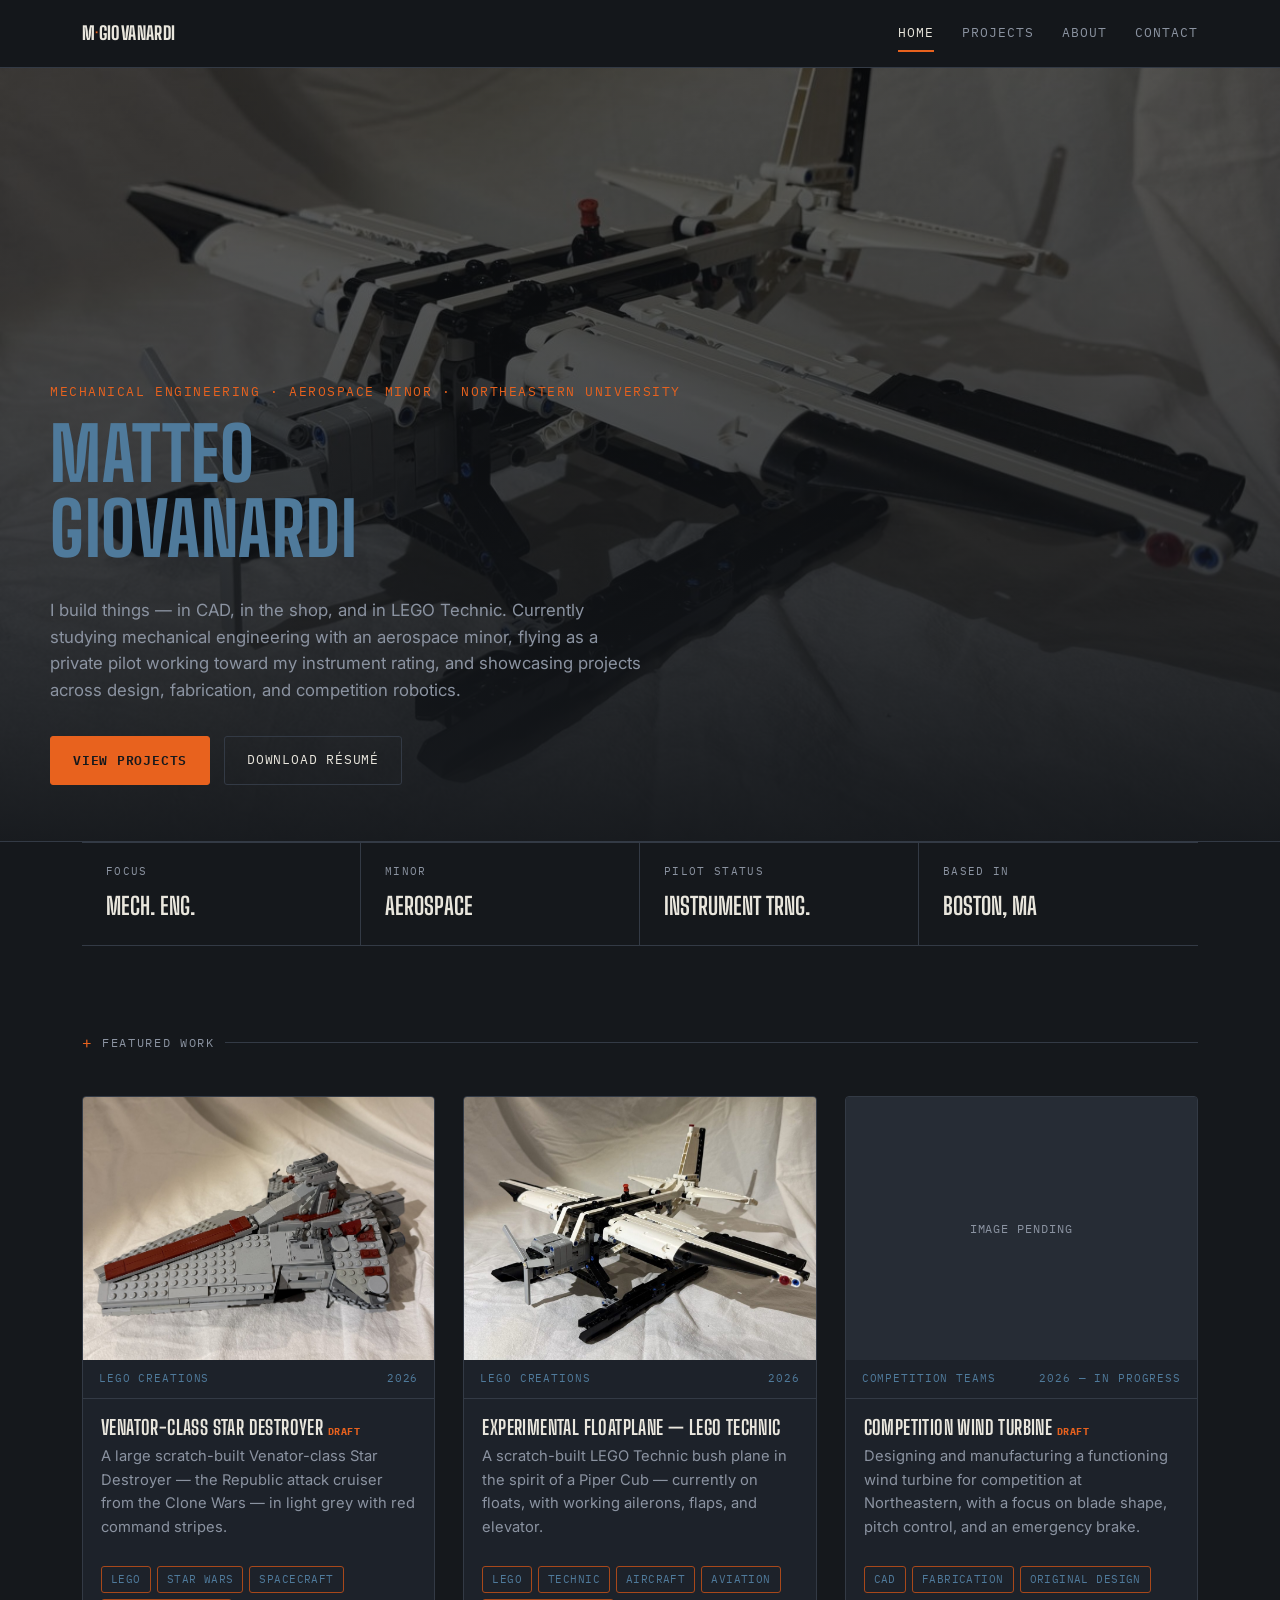
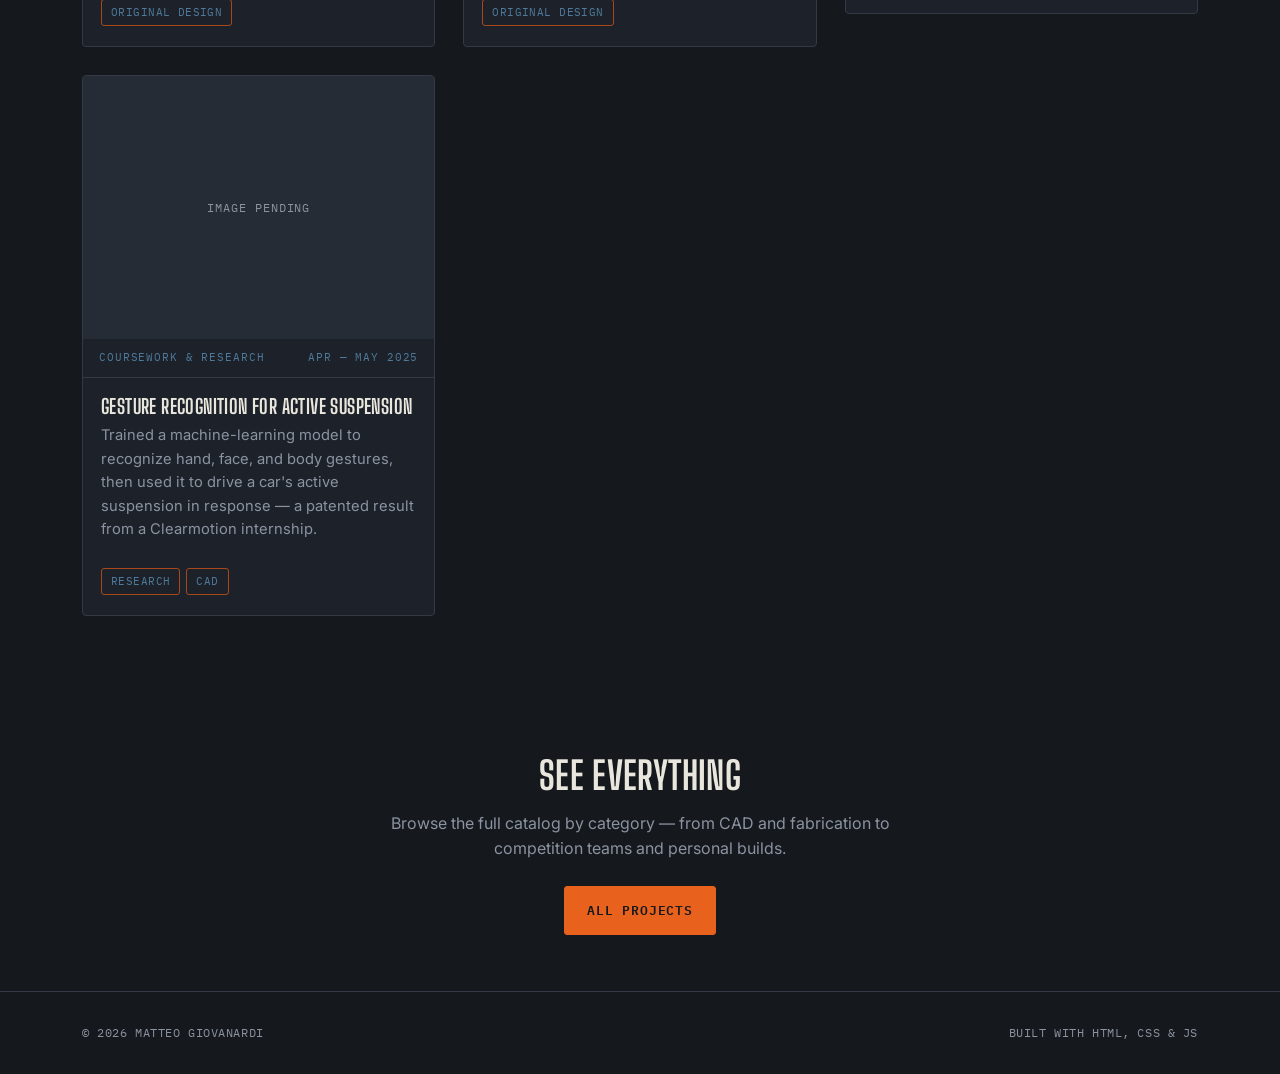
<file: index.html>
<!DOCTYPE html>
<html lang="en">
<head>
<meta charset="UTF-8">
<meta name="viewport" content="width=device-width, initial-scale=1.0">
<title>Matteo Giovanardi — Mechanical Engineering &amp; Aerospace</title>
<meta name="description" content="Portfolio of Matteo Giovanardi — mechanical engineering student at Northeastern University with an aerospace engineering minor. CAD, fabrication, robotics, and aviation projects.">
<link rel="stylesheet" href="css/styles.css">
</head>
<body data-page="home">

<nav class="site-nav">
  <div class="wrap">
    <a class="nav-mark" href="index.html">M<span>·</span>GIOVANARDI</a>
    <button class="nav-toggle" aria-label="Toggle navigation">≡</button>
    <ul class="nav-links">
      <li><a data-page="home" href="index.html">Home</a></li>
      <li><a data-page="projects" href="projects.html">Projects</a></li>
      <li><a data-page="about" href="about.html">About</a></li>
      <li><a data-page="contact" href="contact.html">Contact</a></li>
    </ul>
  </div>
</nav>

<header class="hero">
  <div class="hero-media">
    <img src="assets/images/technic-aircraft/floatplane-2.jpg" alt="">
  </div>
  <div class="hero-content wrap">
    <div class="hero-role">Mechanical Engineering · Aerospace Minor · Northeastern University</div>
    <h1>Matteo<br>Giovanardi</h1>
    <p class="hero-sub">
      I build things — in CAD, in the shop, and in LEGO Technic. Currently studying
      mechanical engineering with an aerospace minor, flying as a private pilot working
      toward my instrument rating, and showcasing projects across design, fabrication,
      and competition robotics.
    </p>
    <div class="hero-actions">
      <a class="btn btn-primary" href="projects.html">View Projects</a>
      <a class="btn btn-ghost" href="assets/docs/Matteo_Giovanardi_Resume.pdf" target="_blank" rel="noopener">Download Résumé</a>
    </div>
  </div>
</header>

<div class="wrap">
  <div class="spec-strip">
    <div class="spec-cell">
      <div class="label">Focus</div>
      <div class="value">Mech. Eng.</div>
    </div>
    <div class="spec-cell">
      <div class="label">Minor</div>
      <div class="value">Aerospace</div>
    </div>
    <div class="spec-cell">
      <div class="label">Pilot Status</div>
      <div class="value">Instrument Trng.</div>
    </div>
    <div class="spec-cell">
      <div class="label">Based In</div>
      <div class="value">Boston, MA</div>
    </div>
  </div>
</div>

<section>
  <div class="wrap">
    <div class="tick-rule"><span class="tick-label">Featured Work</span></div>
    <div class="project-grid" id="featured-grid"></div>
  </div>
</section>

<section class="tight">
  <div class="wrap" style="text-align:center;">
    <h2>See everything</h2>
    <p class="dim" style="max-width:50ch;margin:0 auto 24px;">
      Browse the full catalog by category — from CAD and fabrication to
      competition teams and personal builds.
    </p>
    <a class="btn btn-primary" href="projects.html">All Projects</a>
  </div>
</section>

<footer>
  <div class="wrap" style="display:flex;justify-content:space-between;width:100%;flex-wrap:wrap;gap:10px;">
    <span>© 2026 Matteo Giovanardi</span>
    <span>Built with HTML, CSS &amp; JS</span>
  </div>
</footer>

<script src="js/projects-data.js"></script>
<script src="js/main.js"></script>
</body>
</html>
</file>
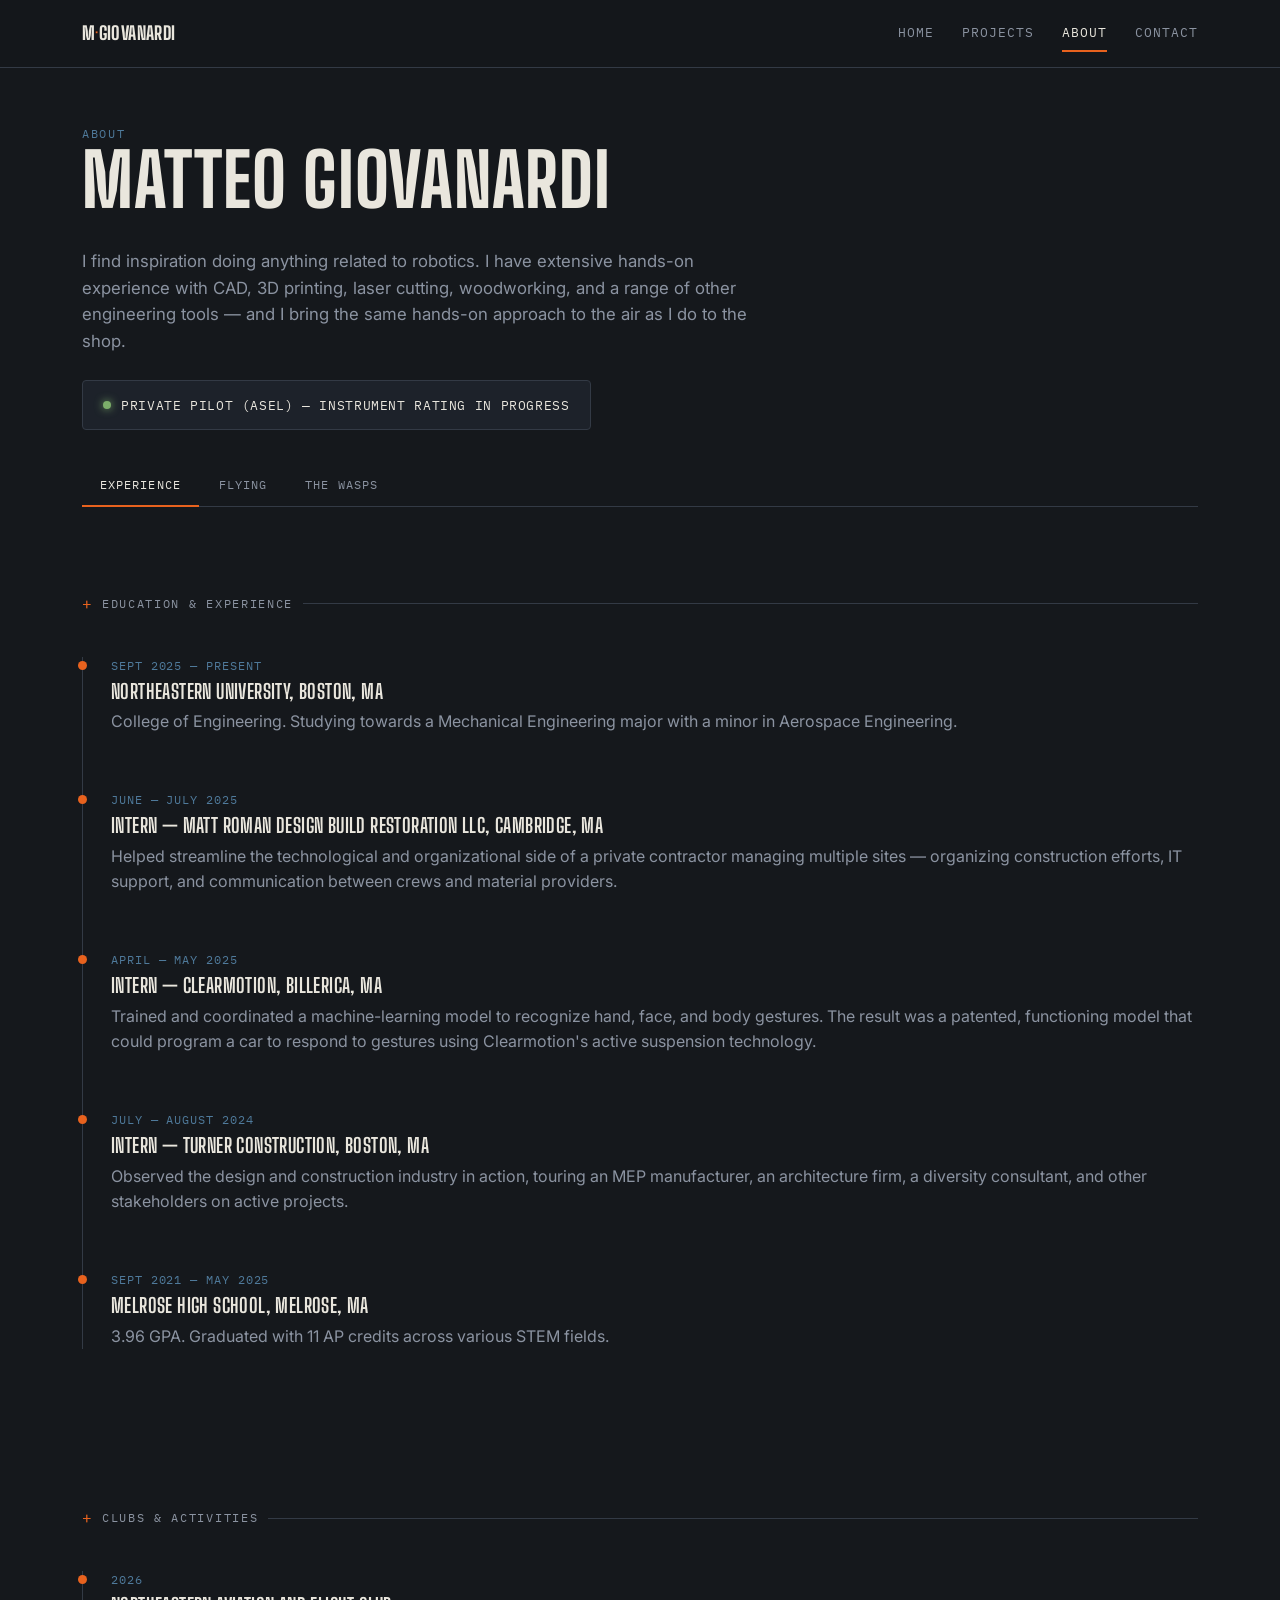
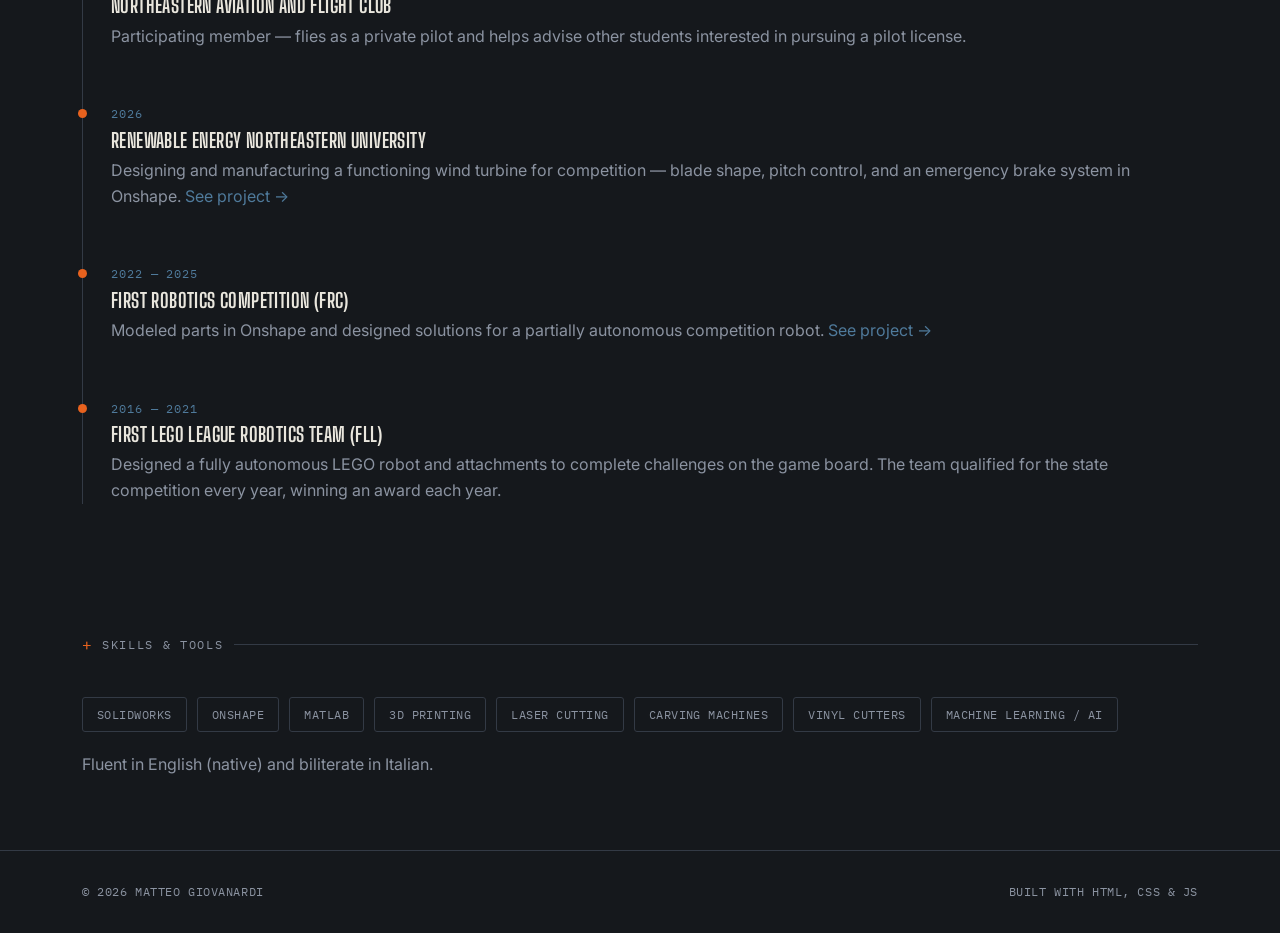
<file: about.html>
<!DOCTYPE html>
<html lang="en">
<head>
<meta charset="UTF-8">
<meta name="viewport" content="width=device-width, initial-scale=1.0">
<title>About — Matteo Giovanardi</title>
<meta name="description" content="About Matteo Giovanardi — mechanical engineering student at Northeastern, aerospace minor, private pilot — and the story of his great-grandmother Marie Barrett Marsh, a WWII Women Airforce Service Pilot (WASP).">
<link rel="stylesheet" href="css/styles.css">
</head>
<body data-page="about">

<nav class="site-nav">
  <div class="wrap">
    <a class="nav-mark" href="index.html">M<span>·</span>GIOVANARDI</a>
    <button class="nav-toggle" aria-label="Toggle navigation">≡</button>
    <ul class="nav-links">
      <li><a data-page="home" href="index.html">Home</a></li>
      <li><a data-page="projects" href="projects.html">Projects</a></li>
      <li><a data-page="about" href="about.html">About</a></li>
      <li><a data-page="contact" href="contact.html">Contact</a></li>
    </ul>
  </div>
</nav>

<header style="padding:56px 0 0;">
  <div class="wrap">
    <div class="eyebrow">About</div>
    <h1>Matteo Giovanardi</h1>
    <p class="dim" style="max-width:64ch; font-size:1.05rem;">
      I find inspiration doing anything related to robotics. I have extensive
      hands-on experience with CAD, 3D printing, laser cutting, woodworking,
      and a range of other engineering tools — and I bring the same
      hands-on approach to the air as I do to the shop.
    </p>
    <div class="status-gauge" style="margin-top:8px;">
      <span class="dot"></span>
      Private Pilot (ASEL) — Instrument Rating in progress
    </div>
  </div>
</header>

<div class="wrap">
  <div class="tab-row" id="about-tabs" role="tablist" aria-label="About sections">
    <button class="tab-btn" role="tab" data-tab="experience" aria-selected="false">Experience</button>
    <button class="tab-btn" role="tab" data-tab="flying" aria-selected="false">Flying</button>
    <button class="tab-btn" role="tab" data-tab="wasps" aria-selected="false">The WASPs</button>
  </div>
</div>

<!-- =========================================================
     TAB 1 — EXPERIENCE (default)
     ========================================================= -->
<div class="tab-panel" data-tab-panel="experience" role="tabpanel" aria-label="Experience" hidden>

  <section>
    <div class="wrap">
      <div class="tick-rule"><span class="tick-label">Education &amp; Experience</span></div>
      <div class="timeline">

        <div class="timeline-item">
          <div class="t-date">Sept 2025 — Present</div>
          <h3>Northeastern University, Boston, MA</h3>
          <p class="dim">College of Engineering. Studying towards a Mechanical Engineering
            major with a minor in Aerospace Engineering.</p>
        </div>

        <div class="timeline-item">
          <div class="t-date">June — July 2025</div>
          <h3>Intern — Matt Roman Design Build Restoration LLC, Cambridge, MA</h3>
          <p class="dim">Helped streamline the technological and organizational side of a
            private contractor managing multiple sites — organizing construction
            efforts, IT support, and communication between crews and material
            providers.</p>
        </div>

        <div class="timeline-item">
          <div class="t-date">April — May 2025</div>
          <h3>Intern — Clearmotion, Billerica, MA</h3>
          <p class="dim">Trained and coordinated a machine-learning model to recognize
            hand, face, and body gestures. The result was a patented, functioning
            model that could program a car to respond to gestures using
            Clearmotion's active suspension technology.</p>
        </div>

        <div class="timeline-item">
          <div class="t-date">July — August 2024</div>
          <h3>Intern — Turner Construction, Boston, MA</h3>
          <p class="dim">Observed the design and construction industry in action,
            touring an MEP manufacturer, an architecture firm, a diversity
            consultant, and other stakeholders on active projects.</p>
        </div>

        <div class="timeline-item">
          <div class="t-date">Sept 2021 — May 2025</div>
          <h3>Melrose High School, Melrose, MA</h3>
          <p class="dim">3.96 GPA. Graduated with 11 AP credits across various STEM
            fields.</p>
        </div>

      </div>
    </div>
  </section>

  <section class="tight">
    <div class="wrap">
      <div class="tick-rule"><span class="tick-label">Clubs &amp; Activities</span></div>
      <div class="timeline">
        <div class="timeline-item">
          <div class="t-date">2026</div>
          <h3>Northeastern Aviation and Flight Club</h3>
          <p class="dim">Participating member — flies as a private pilot and helps
            advise other students interested in pursuing a pilot license.</p>
        </div>
        <div class="timeline-item">
          <div class="t-date">2026</div>
          <h3>Renewable Energy Northeastern University</h3>
          <p class="dim">Designing and manufacturing a functioning wind turbine for
            competition — blade shape, pitch control, and an emergency brake
            system in Onshape. <a href="project.html?slug=wind-turbine-competition">See project →</a></p>
        </div>
        <div class="timeline-item">
          <div class="t-date">2022 — 2025</div>
          <h3>FIRST Robotics Competition (FRC)</h3>
          <p class="dim">Modeled parts in Onshape and designed solutions for a
            partially autonomous competition robot. <a href="project.html?slug=frc-robot-design">See project →</a></p>
        </div>
        <div class="timeline-item">
          <div class="t-date">2016 — 2021</div>
          <h3>First LEGO League Robotics Team (FLL)</h3>
          <p class="dim">Designed a fully autonomous LEGO robot and attachments to
            complete challenges on the game board. The team qualified for the
            state competition every year, winning an award each year.</p>
        </div>
      </div>
    </div>
  </section>

  <section class="tight">
    <div class="wrap">
      <div class="tick-rule"><span class="tick-label">Skills &amp; Tools</span></div>
      <div class="skills-grid">
        <span class="chip">SolidWorks</span>
        <span class="chip">Onshape</span>
        <span class="chip">MATLAB</span>
        <span class="chip">3D Printing</span>
        <span class="chip">Laser Cutting</span>
        <span class="chip">Carving Machines</span>
        <span class="chip">Vinyl Cutters</span>
        <span class="chip">Machine Learning / AI</span>
      </div>
      <p class="dim" style="margin-top:20px;">Fluent in English (native) and biliterate in Italian.</p>
    </div>
  </section>

</div>

<!-- =========================================================
     TAB 2 — FLYING
     Add photos to assets/images/flying/ and drop a <figure>
     into the .archive-grid below, replacing a placeholder:

       <figure>
         <div class="frame">
           <img src="assets/images/flying/your-photo.jpg" alt="...">
         </div>
         <figcaption>
           <span class="cap-label">Short label</span>
           One or two sentences of caption.
         </figcaption>
       </figure>
     ========================================================= -->
<div class="tab-panel" data-tab-panel="flying" role="tabpanel" aria-label="Flying" hidden>

  <section>
    <div class="wrap">
      <div class="tick-rule"><span class="tick-label">Flying</span></div>

      <p class="wasp-lede">
        Flying is the family trade, and it runs back four generations on both sides.
        My great-grandfather flew fighters for the Italian military before Italy even
        had an air force, and ended up in d&rsquo;Annunzio&rsquo;s squadron &mdash; the
        one that flew over Vienna. My great-grandmother flew for the U.S. Army Air
        Forces in the Second World War, and several of her children held private
        licenses after her. My grandfathers flew on both sides of the Atlantic, one off
        the grass at Bolzano and one in a homebuilt. I hold a private certificate with
        an instrument rating in progress &mdash; a long way behind all of them, but on
        the same heading.
      </p>

      <div class="spec-strip">
        <div class="spec-cell">
          <div class="label">Certificate</div>
          <div class="value">Private ASEL</div>
        </div>
        <div class="spec-cell">
          <div class="label">In Progress</div>
          <div class="value">Instrument</div>
        </div>
        <div class="spec-cell">
          <div class="label">Club</div>
          <div class="value">NU Aviation</div>
        </div>
        <div class="spec-cell">
          <div class="label">Based In</div>
          <div class="value">Boston, MA</div>
        </div>
      </div>

      <!--
        FLYING PHOTOS - still open, if you want them in:
          - Dates for any of the four photos.
          - Kid photo: type of the experimental homebuilt.
          - 1950s photo: type of the high-wing single. The other person in frame
            is not a relative and is deliberately left unnamed.
          - Luigi: birth/death years, and roughly when he took the tribunal
            presidency, would let the timeline be stated properly.
      -->
      <div class="archive-grid">

        <figure>
          <div class="frame">
            <img src="assets/images/flying/matteo-first-flights.jpg"
                 alt="A young child in a red cap and aviation headset in the cockpit of a small experimental aircraft in flight, an adult pilot beside them.">
          </div>
          <figcaption>
            <span class="cap-label">Started early</span>
            Headset on, microphone about level with my chin, in the right seat of an
            experimental homebuilt &mdash; the placard is right there on the sidewall.
            Flying it is my grandfather <strong>John E. Marsh Jr.</strong>, Marie&rsquo;s
            son, which makes this three generations of the same family in one cockpit.
          </figcaption>
        </figure>

        <figure>
          <div class="frame">
            <img src="assets/images/flying/matteo-solo-n7246c.jpg"
                 alt="Matteo Giovanardi standing beside a white and green Piper single-engine airplane, registration N7246C, on the ramp.">
          </div>
          <figcaption>
            <span class="cap-label">First solo</span>
            N7246C, a Piper Warrior, at Beverly Regional in Massachusetts &mdash; keys
            in hand after taking it around on my own for the first time.
          </figcaption>
        </figure>

        <figure>
          <div class="frame">
            <img src="assets/images/flying/grandfather-alps-1950s.jpg"
                 alt="A sepia photograph of a young man in a suit and a boy in a jacket standing beside a high-wing light aircraft on a grass airfield, with Alpine mountains and a hilltop castle behind.">
          </div>
          <figcaption>
            <span class="cap-label">Grass, suits and mountains</span>
            My grandfather <strong>Enrico Giovanardi</strong>, Luigi&rsquo;s son
            &mdash; the young man in the suit &mdash; beside a high-wing single at
            Bolzano, back when the field was still grass and years off being paved. A
            castle up on the ridge behind, and a jacket and tie on to go flying.
          </figcaption>
        </figure>

        <figure>
          <div class="frame">
            <img src="assets/images/flying/grandfather-trinidad-alps.jpg"
                 alt="A man and two teenagers standing beside a red and white Socata Trinidad single-engine airplane with its gull-wing doors open, mountains behind.">
          </div>
          <figcaption>
            <span class="cap-label">Doors up in the valley</span>
            Enrico again, decades on and behind the glasses, with my father and my
            uncle beside his Socata TB20 Trinidad &mdash; doors up, Alps filling the
            background. Same family, same mountains, rather more paint.
          </figcaption>
        </figure>

      </div>

      <div class="wasp-body">
        <h3>In the air</h3>
        <p>
          I fly single-engine airplanes as a private pilot and I'm working through the
          instrument rating now — the one that lets you fly in cloud on instruments
          alone, and the one that turns flying from a fair-weather activity into
          something you can actually plan a trip around. I'm a participating member of
          the Northeastern Aviation and Flight Club, where I also help advise other
          students who want to start working toward a license of their own.
        </p>

        <h3>Before Italy had an air force</h3>
        <p>
          My great-grandfather on my father&rsquo;s side, <strong>Luigi
          Giovanardi</strong>, flew for the Italian military in the First World War and
          into 1919 &mdash; and at that point there was no Italian Air Force to fly
          for. Italian military aviation was the
          <em>Corpo Aeronautico Militare</em>, formed on 7 January 1915 as a branch of
          the Royal Army rather than a service in its own right. It did not become the
          independent Regia Aeronautica until 28 March 1923. Italy had been the first
          nation in the world to use aircraft in war, over Libya in 1911, and by the
          armistice it had built more than 12,000 of them.
        </p>
        <p>
          He flew first with the <strong>71ª Squadriglia</strong>, one of Italy&rsquo;s
          original fighter units. It was stood up in Turin on 30 January 1916 as the
          <em>2ª Squadriglia Caccia</em> &mdash; the 2nd Fighter Squadron &mdash; and
          renumbered 71ª that April. It began with no armament at all and had to wait
          on machine guns before flying its first operational sorties in February 1916.
          Across the war it flew close to 3,000 combat sorties, including the defence of
          the Asiago Plateau, scored 17 victories and produced two aces, at the cost of
          six pilots killed. Its aircraft were the French types Italy leaned on early:
          Nieuport 10s, 11s and 17s, the SPAD VII, and the Hanriot HD.1.
        </p>

        <h3>The 87ª Squadriglia and the flight over Vienna</h3>
        <p>
          He then moved to the <strong>87ª Squadriglia</strong> &mdash;
          <em>&ldquo;La Serenissima,&rdquo;</em> which flew with the Lion of St Mark
          painted on its fuselages and was commanded by the poet Gabriele
          d&rsquo;Annunzio. On 9 August 1918 that squadron did the thing it is
          remembered for. Eleven Ansaldo SVA biplanes left Due Carrare, near Padua, and
          flew more than 1,200 km round trip across the Alps and enemy territory to
          Vienna, arriving overhead around 9:20 in the morning. They took reconnaissance
          photographs and dropped roughly 50,000 leaflets written by d&rsquo;Annunzio,
          plus 350,000 more in German translation. They carried no bombs &mdash; only
          paper.
        </p>
        <p>
          D&rsquo;Annunzio commanded the squadron but was not at the controls: he was a
          major, and he rode in the front cockpit of the formation&rsquo;s only
          two-seater, flown by Captain Natale Palli. The other ten were single-seat
          SVA.5s.
        </p>
        <p>
          The eleven men who flew to Vienna that morning are each named in the record,
          and Luigi is not among them &mdash; so his time with the Serenissima falls on
          one side or the other of that particular flight. But this was his squadron,
          and that was the outfit he belonged to.
        </p>

        <h3>After the war, a courtroom</h3>
        <p>
          He did not stay in aviation. Luigi went into law, and rose to become a judge
          and eventually <strong>president of the tribunal in Bolzano</strong>, up in
          what is now Alto Adige / S&uuml;dtirol.
        </p>
        <p>
          There is a quiet symmetry in that posting. Bolzano had been Austrian
          territory; it was assigned to Italy by the Treaty of Saint-Germain, signed on
          10 September 1919 &mdash; the same year Luigi was still flying in Italian
          uniform &mdash; and formally annexed the following October. So the pilot who
          flew for Italy at the end of that war went on to preside over the courts of
          one of the cities the war had redrawn onto the Italian map.
        </p>
        <p>
          And the family stayed with it there. His son &mdash; my grandfather Enrico
          &mdash; flew light aircraft out of Bolzano itself, off the grass, back before
          the field was ever paved.
        </p>

        <h3>The WASP side</h3>
        <p>
          On the other side of the family, Marie Barrett Marsh &mdash; my
          great-grandmother &mdash; flew for the Weather Wing out of Asheville, North
          Carolina as one of the Women Airforce Service Pilots.
          <a href="about.html?tab=wasps">Read about the WASPs &rarr;</a>
        </p>

        <h3>In the workshop</h3>
        <p>
          Flying leaks into everything else I build. It&rsquo;s the reason the aerospace
          minor is attached to the mechanical engineering degree, and it&rsquo;s why the
          things I make in LEGO Technic keep turning out to be airplanes with working
          control surfaces rather than static models &mdash; once you&rsquo;ve handled
          the real controls, a wing that doesn&rsquo;t move stops being satisfying.
          <a href="project.html?slug=technic-experimental-floatplane">See the floatplane &rarr;</a>
        </p>

        <div class="source-list">
          <span class="cap-label">Sources</span>
          <a href="https://en.wikipedia.org/wiki/Corpo_Aeronautico_Militare" target="_blank" rel="noopener">Corpo Aeronautico Militare</a><br>
          <a href="https://en.wikipedia.org/wiki/71a_Squadriglia" target="_blank" rel="noopener">71ª Squadriglia</a><br>
          <a href="https://en.wikipedia.org/wiki/Flight_over_Vienna" target="_blank" rel="noopener">Flight over Vienna, 9 August 1918</a><br>
          <a href="https://en.wikipedia.org/wiki/Regia_Aeronautica" target="_blank" rel="noopener">Regia Aeronautica</a><br>
          <a href="https://www.deutschlandmuseum.de/en/history/calendar/1919-09-10-the-treaty-of-saint-germain/" target="_blank" rel="noopener">Treaty of Saint-Germain, 10 September 1919</a><br>
          <a href="https://www.itamilradar.com/2025/05/24/the-italian-aviation-in-wwi/" target="_blank" rel="noopener">Italian aviation in WWI &mdash; itamilradar</a>
        </div>
      </div>

    </div>
  </section>

</div>

<!-- =========================================================
     TAB 3 — THE WASPs

     PHOTO CAPTIONS — please verify before this merges to main:
       1. "Weather Wagon" — aircraft type not identified. Her records list the
          C-45, C-60 and UC-78 twins; if you know which one this is, name it.
       2. "Buddy ride" — is Marie in this photo, and which seat? Type unconfirmed.
       3. Portrait — assumed to be Marie. Add the date if you know it.
       4. B-17 photo is the well-known USAAF press photograph, NOT family.
          Captioned as such deliberately. Do not let it read as her.
     ========================================================= -->
<div class="tab-panel" data-tab-panel="wasps" role="tabpanel" aria-label="The WASPs" hidden>

  <section>
    <div class="wrap">
      <div class="tick-rule"><span class="tick-label">My Connection to the WASPs</span></div>

      <p class="wasp-lede">
        My great-grandmother, <strong>E. Marie Barrett Marsh</strong>
        (1919&ndash;1997), flew for the U.S. Army Air Forces during the Second World
        War as one of the Women Airforce Service Pilots &mdash; the WASP. This is who
        she was, and what the WASP did.
      </p>

      <div class="spec-strip">
        <div class="spec-cell">
          <div class="label">Applied</div>
          <div class="value">~25,000</div>
        </div>
        <div class="spec-cell">
          <div class="label">Earned Wings</div>
          <div class="value">1,074</div>
        </div>
        <div class="spec-cell">
          <div class="label">Aircraft Types</div>
          <div class="value">78</div>
        </div>
        <div class="spec-cell">
          <div class="label">Lives Lost</div>
          <div class="value">38</div>
        </div>
      </div>

      <div class="archive-grid">

        <figure>
          <div class="frame">
            <img src="assets/images/wasp/marie-barrett-marsh-portrait.jpg"
                 alt="Portrait of Marie Barrett Marsh in a leather flight jacket, cloth flying helmet and goggles.">
          </div>
          <figcaption>
            <span class="cap-label">Marie Barrett Marsh</span>
            Leather jacket, cloth helmet, goggles pushed up &mdash; the standard
            portrait every WASP sat for.
          </figcaption>
        </figure>

        <figure>
          <div class="frame">
            <img src="assets/images/wasp/marie-barrett-marsh-weather-wagon.jpg"
                 alt="A WASP in uniform standing in front of a polished twin-engine aircraft with WEATHER WAGON painted on the nose.">
          </div>
          <figcaption>
            <span class="cap-label">&ldquo;Weather Wagon&rdquo;</span>
            In uniform beside a polished twin carrying <em>Weather Wagon</em> on the
            nose &mdash; painted for the outfit she was assigned to, the Weather Wing
            at Asheville.
          </figcaption>
        </figure>

        <figure>
          <div class="frame">
            <img src="assets/images/wasp/marie-barrett-marsh-buddy-ride.jpg"
                 alt="Two women pilots in the tandem cockpits of a military aircraft, one shielding her eyes against the sun.">
          </div>
          <figcaption>
            <span class="cap-label">Buddy ride</span>
            Two pilots in the tandem cockpits of a service aircraft &mdash; front seat
            and back, canopies open on the ramp.
          </figcaption>
        </figure>

        <figure>
          <div class="frame">
            <img src="assets/images/wasp/wasp-b17-pistol-packin-mama.jpg"
                 alt="Four WASP pilots in flight jackets carrying parachutes, walking away from a B-17 bomber with Pistol Packin Mama painted on the nose.">
          </div>
          <figcaption>
            <span class="cap-label">Not her &mdash; but her outfit</span>
            The best-known photograph of the WASP: Frances Green, Margaret
            &ldquo;Peg&rdquo; Kirchner, Ann Waldner and Blanche Osborn walking off the
            B-17 <em>Pistol Packin&rsquo; Mama</em> at Lockbourne, Ohio, during
            four-engine ferry training. A USAAF press photo rather than a family one
            &mdash; included because it shows the job.
          </figcaption>
        </figure>

      </div>

      <div class="wasp-body">

        <h3>Marie Barrett Marsh &mdash; Class 43-W-7</h3>
        <p>
          She learned to fly before the war, earning her license through the Civilian
          Pilot Training Program in 1940 while at Youngstown College &mdash; one of two
          women in a class of twenty-nine. She was teaching math and science in Ohio
          schools when the call for women pilots went out.
        </p>
        <p>
          She reported to Avenger Field in Sweetwater, Texas in May 1943 and graduated
          that November with class 43-W-7. Her assignment was Weather Wing headquarters
          at Asheville, North Carolina, flying the Wing&rsquo;s leadership, running
          courier missions to the Pentagon, and flying mercy flights. Her records list
          the B-26 Marauder, the A-24 dive bomber, and the C-45, C-60 and UC-78 twins.
        </p>
        <p>
          She married John Marsh in June 1944, raised eight children in Vienna, Ohio,
          and kept her license current, flying privately until cataract surgery
          grounded her at 58. Ohio inducted her into its Women&rsquo;s Hall of Fame in
          1999, two years after she died.
        </p>

        <h3>Who the WASPs were</h3>
        <p>
          The WASP grew out of two separate 1942 experiments &mdash; Nancy Harkness
          Love&rsquo;s ferrying squadron and Jacqueline Cochran&rsquo;s training
          detachment &mdash; merged in August 1943 under Cochran. Their job was every
          domestic flying mission that did not need a combat crew, so that male pilots
          could be sent overseas: ferrying new aircraft from the factory, test-flying
          airframes fresh out of repair, instructing, and towing targets while
          anti-aircraft crews fired live rounds at the sleeve behind them.
        </p>
        <p>
          Roughly 25,000 women applied, 1,830 were accepted for training, and 1,074
          earned their wings. Between September 1942 and December 1944 they delivered
          12,650 aircraft across 78 different types &mdash; from primary trainers up to
          the B-17 and the B-29 &mdash; and logged more than 60 million miles.
          Thirty-eight of them were killed doing it.
        </p>

        <h3>Thirty-three years to be called veterans</h3>
        <div class="placard">
          <p>
            The WASP served as civilians for the entire war. When a WASP was killed
            there was no military funeral, no flag for the family, and no government
            money to send her home &mdash; the other women in her squadron paid for it
            themselves.
          </p>
        </div>
        <p>
          The program was disbanded on 20 December 1944, and for decades afterward its
          records sat archived and largely forgotten. Congress did not recognize WASP
          service as active military duty until 1977. The Congressional Gold Medal
          followed in 2009, accepted at the Capitol in March 2010 by the roughly 200
          surviving members able to travel there &mdash; twelve years after Marie died.
          Her medal is held in a museum collection today.
        </p>

        <div class="source-list">
          <span class="cap-label">Sources</span>
          <a href="https://cafriseabove.org/e-marie-barrett-marsh/" target="_blank" rel="noopener">CAF Rise Above &mdash; E. Marie Barrett Marsh</a><br>
          <a href="https://cafriseabove.org/wasp_artifact/marie-barrett-marsh-congressional-gold-medal/" target="_blank" rel="noopener">CAF Rise Above &mdash; her Congressional Gold Medal</a><br>
          <a href="https://waspmuseum.org/history/" target="_blank" rel="noopener">National WASP WWII Museum &mdash; History</a><br>
          <a href="https://www.nationalww2museum.org/war/articles/wasp-women-airforce-service-pilots" target="_blank" rel="noopener">National WWII Museum &mdash; WASP</a><br>
          <a href="https://www.nps.gov/articles/000/women-airforce-service-pilots-wasp.htm" target="_blank" rel="noopener">National Park Service &mdash; WASP</a>
        </div>

      </div>
    </div>
  </section>

</div>

<footer>
  <div class="wrap" style="display:flex;justify-content:space-between;width:100%;flex-wrap:wrap;gap:10px;">
    <span>© 2026 Matteo Giovanardi</span>
    <span>Built with HTML, CSS &amp; JS</span>
  </div>
</footer>

<script src="js/projects-data.js"></script>
<script src="js/main.js"></script>
</body>
</html>
</file>
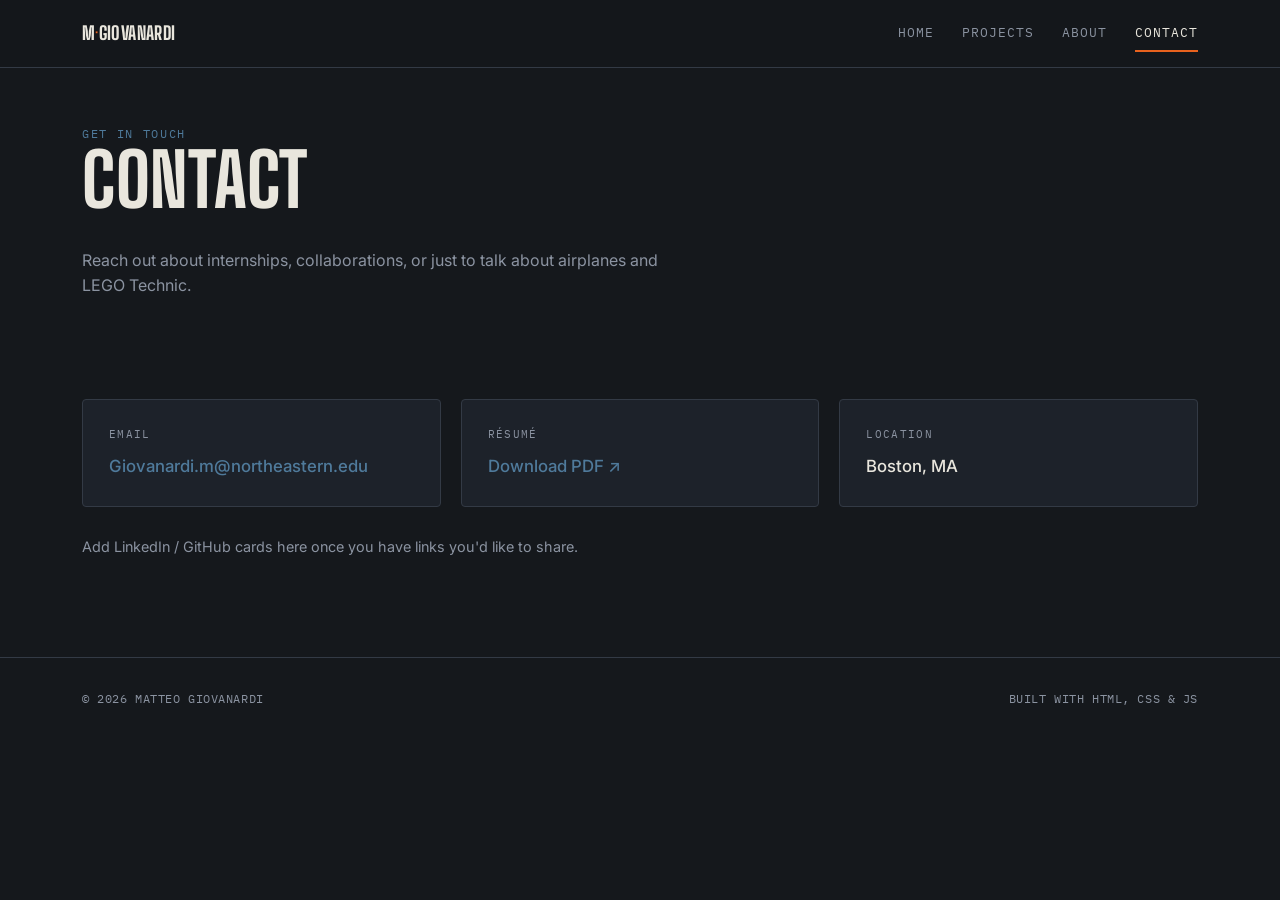
<file: contact.html>
<!DOCTYPE html>
<html lang="en">
<head>
<meta charset="UTF-8">
<meta name="viewport" content="width=device-width, initial-scale=1.0">
<title>Contact — Matteo Giovanardi</title>
<meta name="description" content="Get in touch with Matteo Giovanardi.">
<link rel="stylesheet" href="css/styles.css">
</head>
<body data-page="contact">

<nav class="site-nav">
  <div class="wrap">
    <a class="nav-mark" href="index.html">M<span>·</span>GIOVANARDI</a>
    <button class="nav-toggle" aria-label="Toggle navigation">≡</button>
    <ul class="nav-links">
      <li><a data-page="home" href="index.html">Home</a></li>
      <li><a data-page="projects" href="projects.html">Projects</a></li>
      <li><a data-page="about" href="about.html">About</a></li>
      <li><a data-page="contact" href="contact.html">Contact</a></li>
    </ul>
  </div>
</nav>

<header style="padding:56px 0 0;">
  <div class="wrap">
    <div class="eyebrow">Get in Touch</div>
    <h1>Contact</h1>
    <p class="dim" style="max-width:60ch;">
      Reach out about internships, collaborations, or just to talk about
      airplanes and LEGO Technic.
    </p>
  </div>
</header>

<section>
  <div class="wrap">
    <div class="contact-grid">
      <div class="contact-card">
        <div class="label">Email</div>
        <div class="value"><a href="mailto:Giovanardi.m@northeastern.edu">Giovanardi.m@northeastern.edu</a></div>
      </div>
      <div class="contact-card">
        <div class="label">Résumé</div>
        <div class="value"><a href="assets/docs/Matteo_Giovanardi_Resume.pdf" target="_blank" rel="noopener">Download PDF ↗</a></div>
      </div>
      <div class="contact-card">
        <div class="label">Location</div>
        <div class="value">Boston, MA</div>
      </div>
    </div>
    <p class="dim" style="margin-top:28px; font-size:0.9rem;">
      Add LinkedIn / GitHub cards here once you have links you'd like to share.
    </p>
  </div>
</section>

<footer>
  <div class="wrap" style="display:flex;justify-content:space-between;width:100%;flex-wrap:wrap;gap:10px;">
    <span>© 2026 Matteo Giovanardi</span>
    <span>Built with HTML, CSS &amp; JS</span>
  </div>
</footer>

<script src="js/projects-data.js"></script>
<script src="js/main.js"></script>
</body>
</html>
</file>
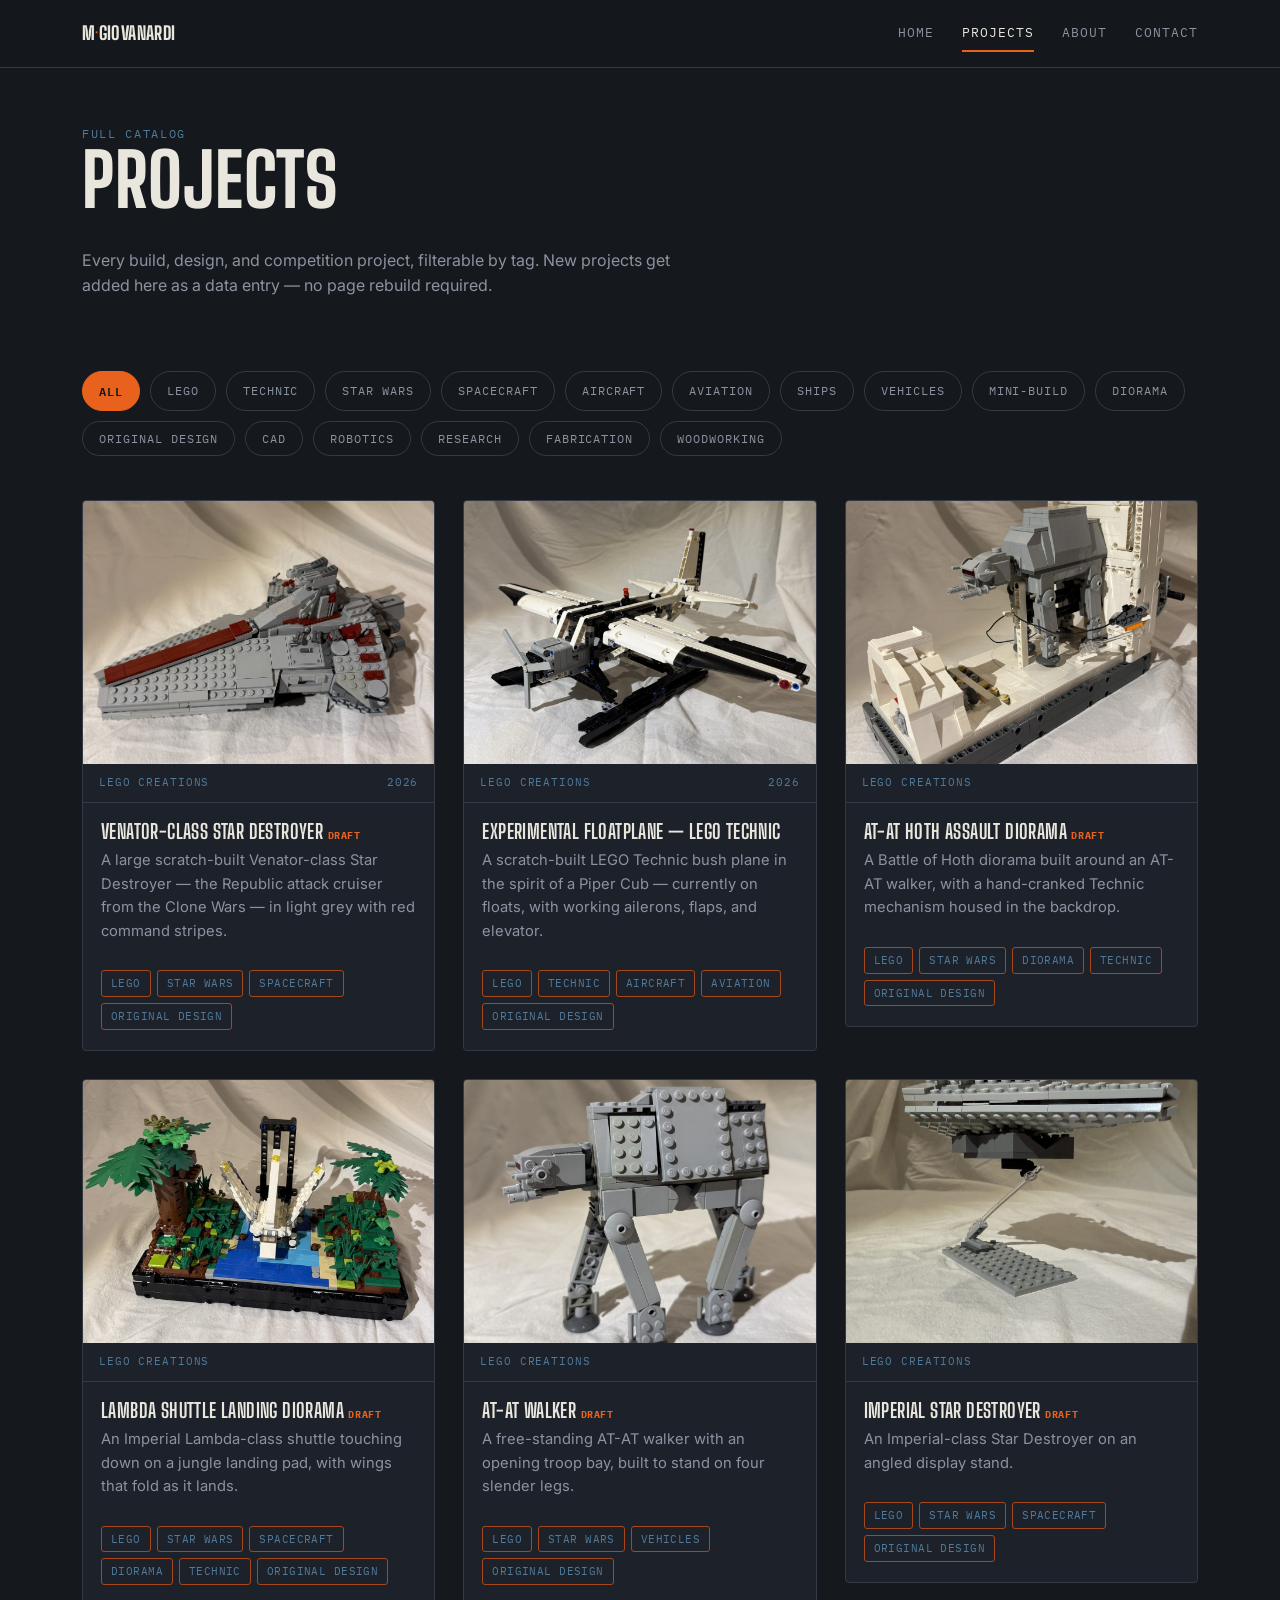
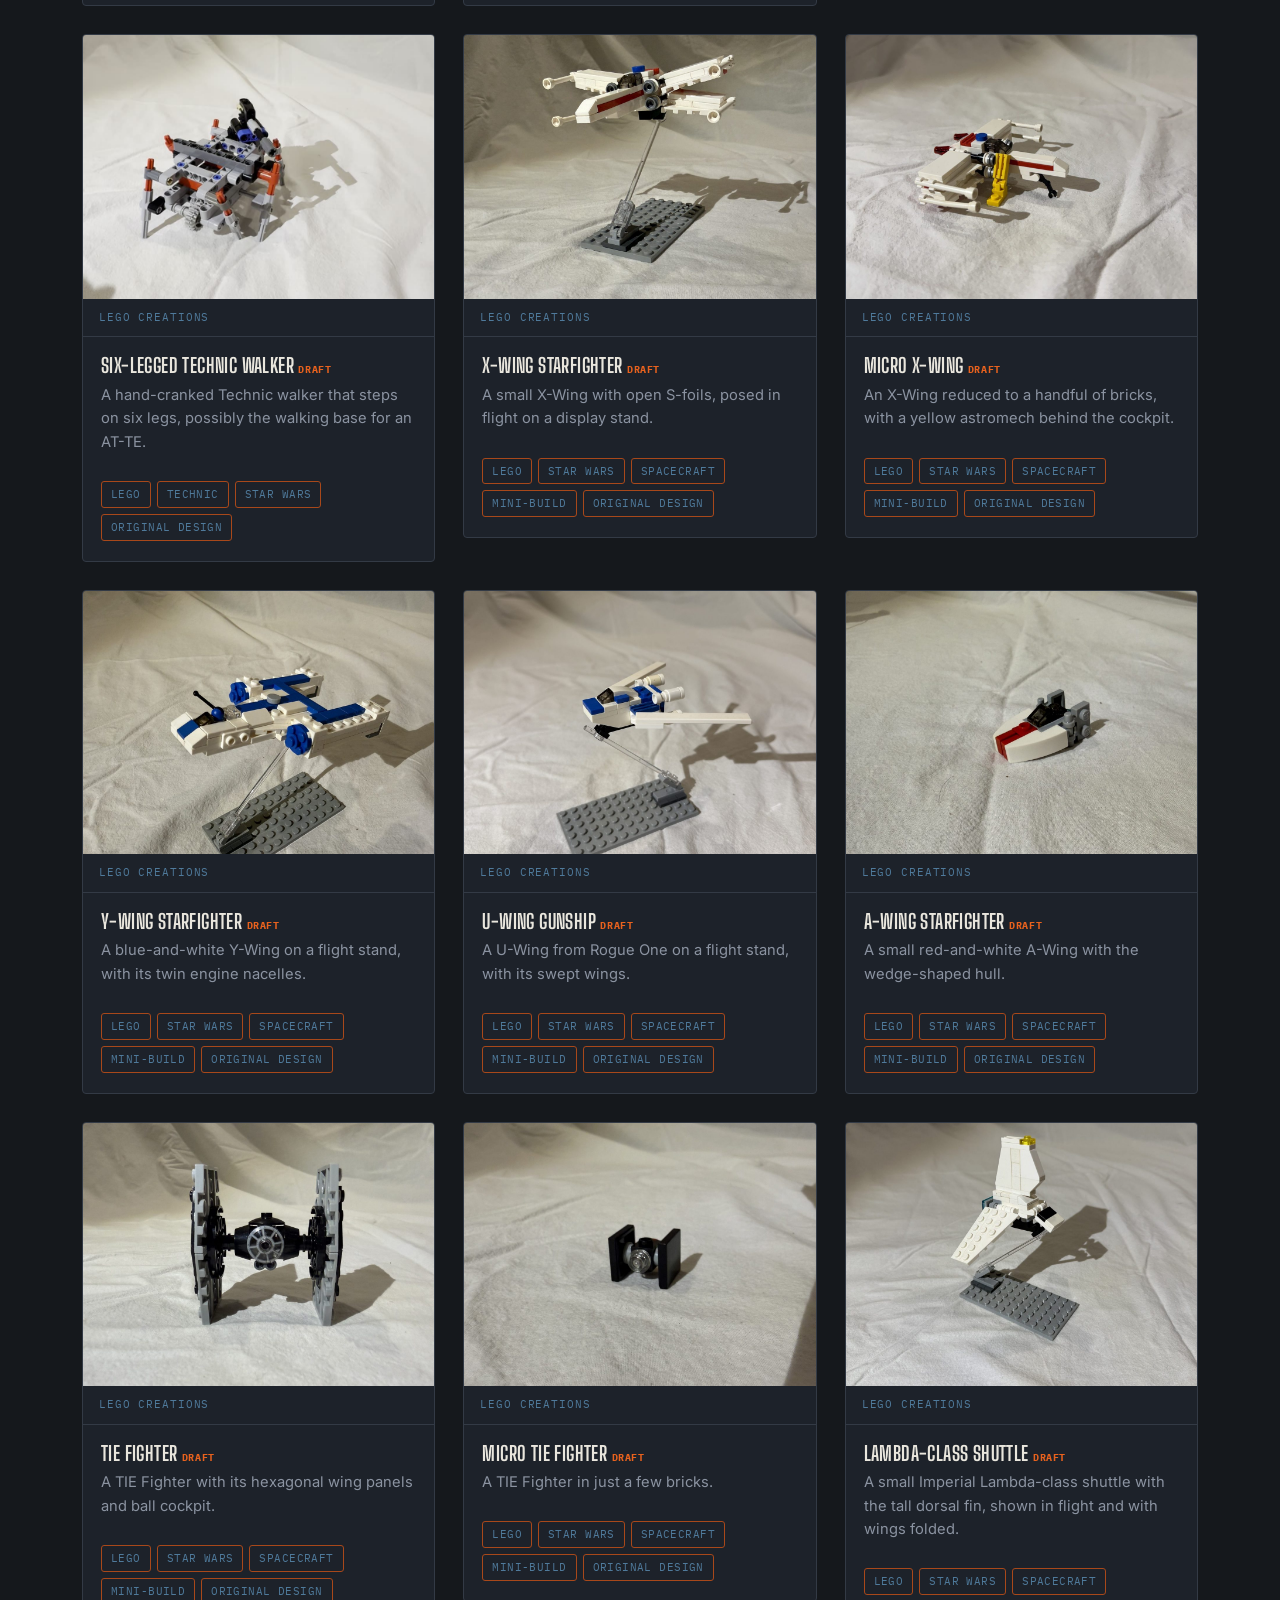
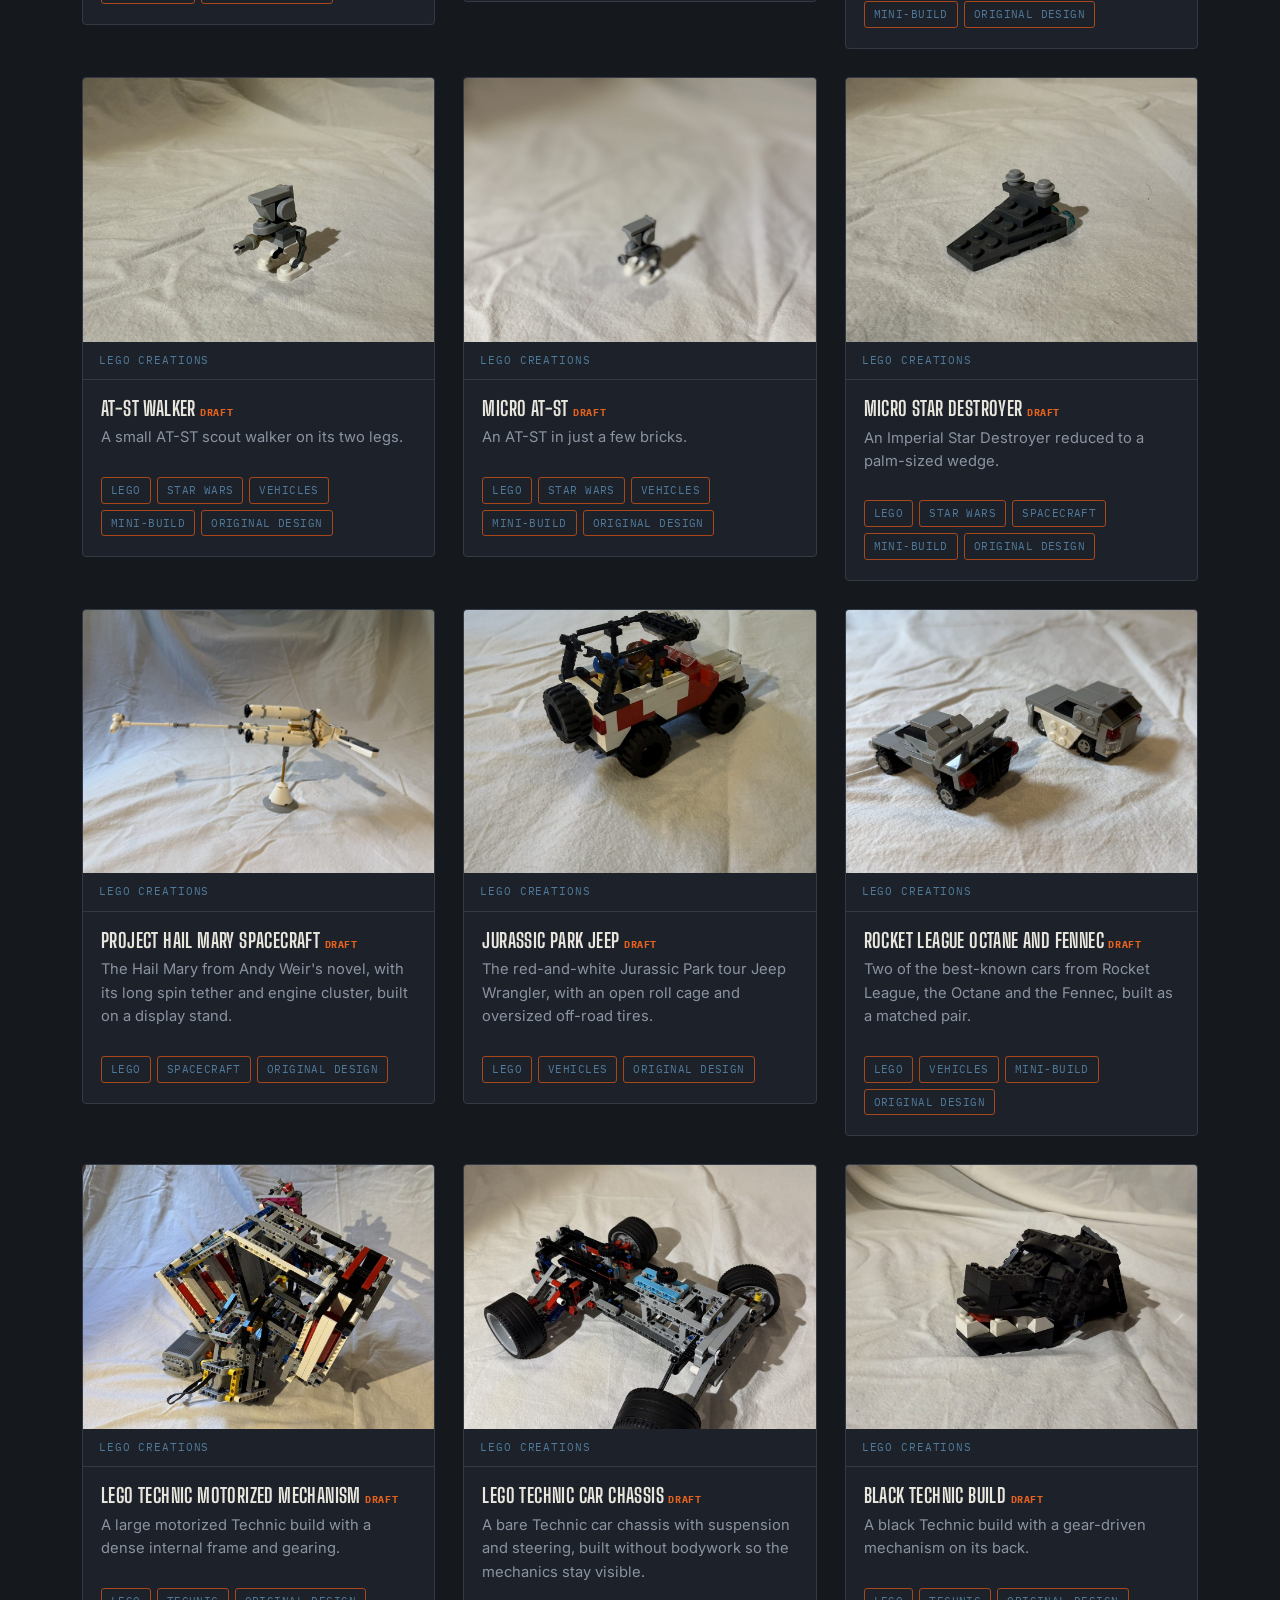
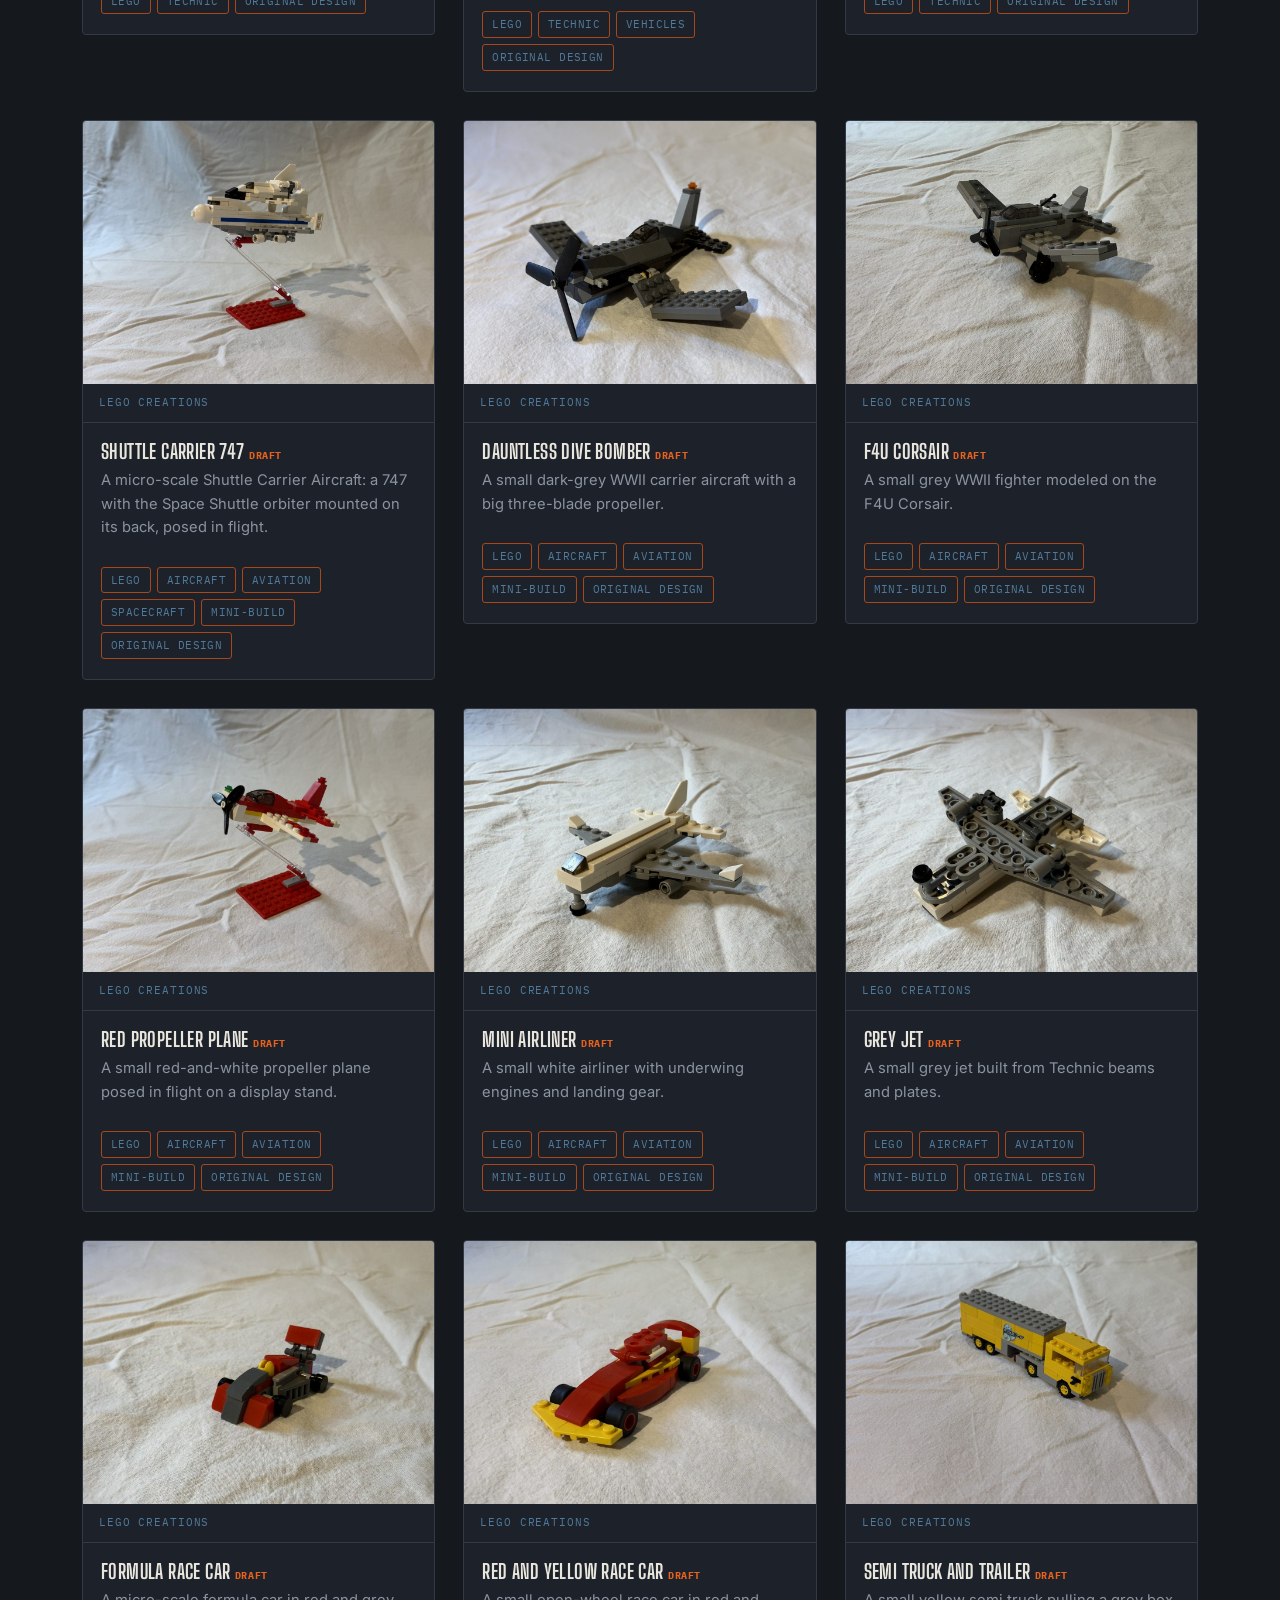
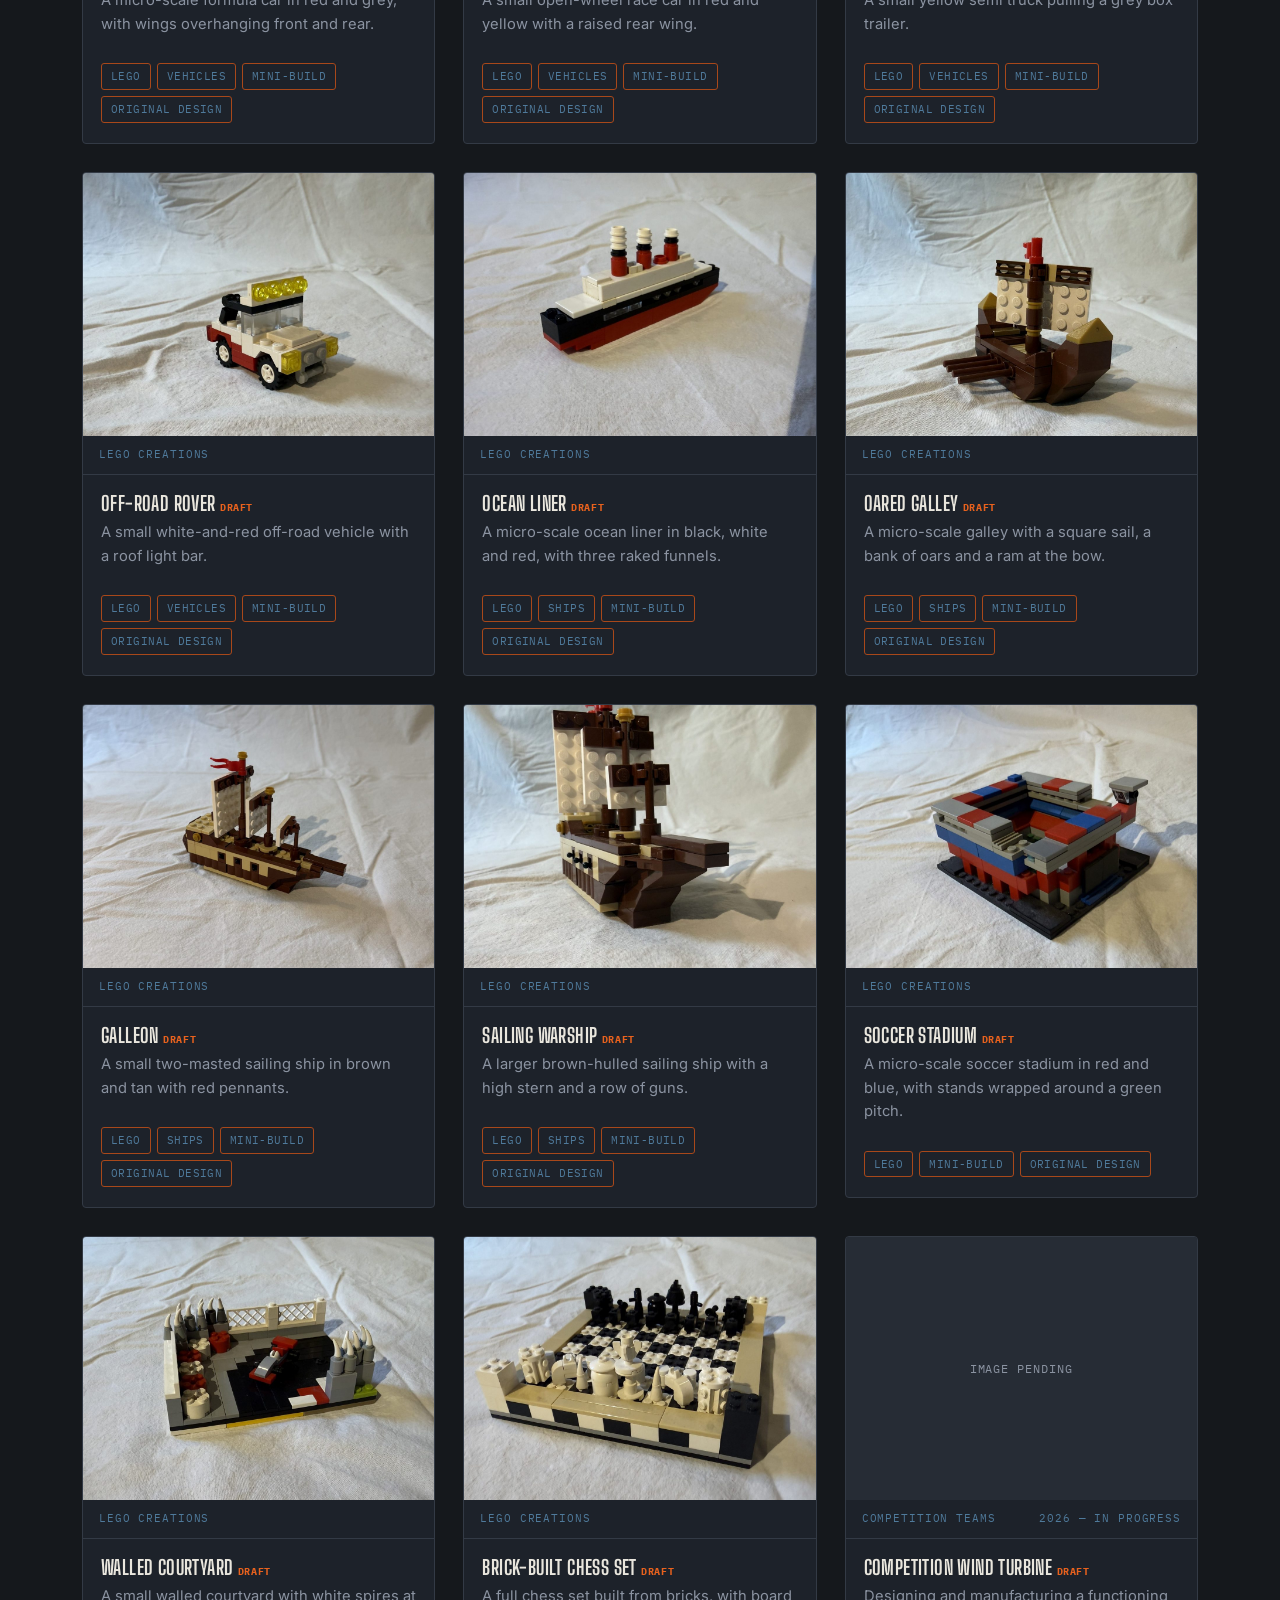
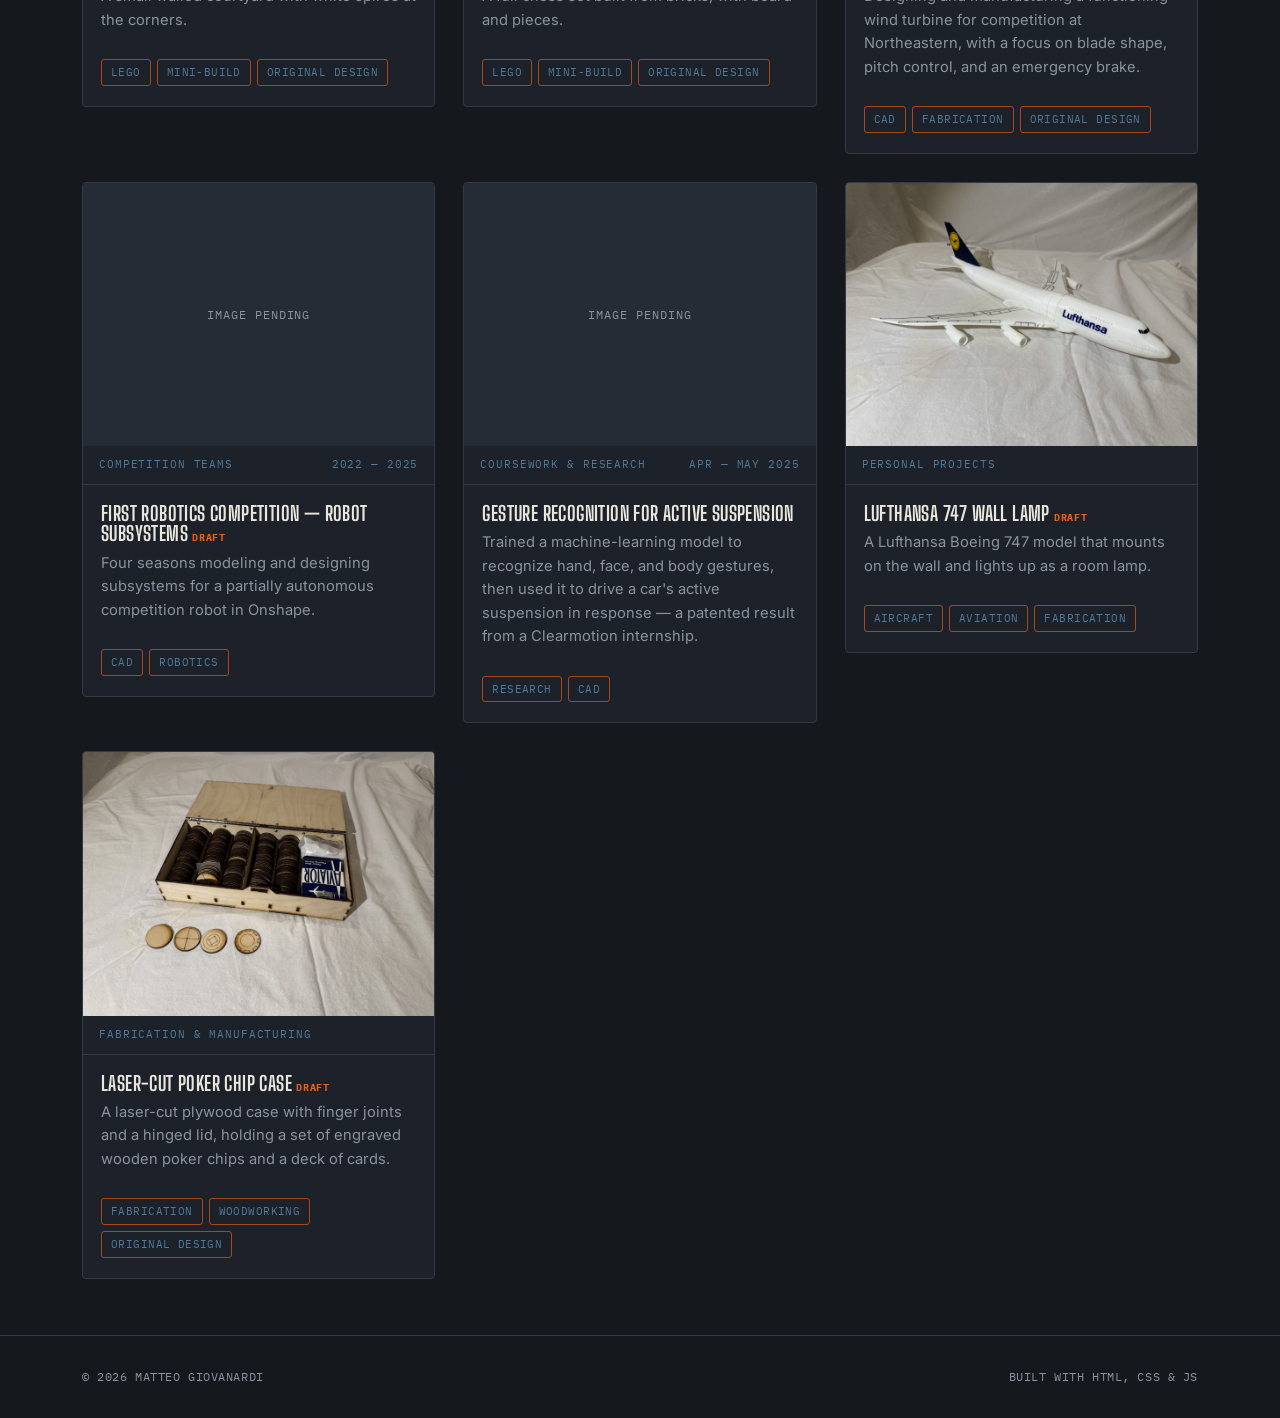
<file: projects.html>
<!DOCTYPE html>
<html lang="en">
<head>
<meta charset="UTF-8">
<meta name="viewport" content="width=device-width, initial-scale=1.0">
<title>Projects — Matteo Giovanardi</title>
<meta name="description" content="All projects by Matteo Giovanardi across aeronautics, CAD, fabrication, competition robotics, research, and LEGO Technic builds.">
<link rel="stylesheet" href="css/styles.css">
</head>
<body data-page="projects">

<nav class="site-nav">
  <div class="wrap">
    <a class="nav-mark" href="index.html">M<span>·</span>GIOVANARDI</a>
    <button class="nav-toggle" aria-label="Toggle navigation">≡</button>
    <ul class="nav-links">
      <li><a data-page="home" href="index.html">Home</a></li>
      <li><a data-page="projects" href="projects.html">Projects</a></li>
      <li><a data-page="about" href="about.html">About</a></li>
      <li><a data-page="contact" href="contact.html">Contact</a></li>
    </ul>
  </div>
</nav>

<header style="padding:56px 0 0;">
  <div class="wrap">
    <div class="eyebrow">Full Catalog</div>
    <h1>Projects</h1>
    <p class="dim" style="max-width:60ch;">
      Every build, design, and competition project, filterable by tag.
      New projects get added here as a data entry — no page rebuild required.
    </p>
  </div>
</header>

<section class="tight">
  <div class="wrap">
    <div class="filter-row" id="filter-row"></div>
    <div class="project-grid" id="project-grid"></div>
  </div>
</section>

<footer>
  <div class="wrap" style="display:flex;justify-content:space-between;width:100%;flex-wrap:wrap;gap:10px;">
    <span>© 2026 Matteo Giovanardi</span>
    <span>Built with HTML, CSS &amp; JS</span>
  </div>
</footer>

<script src="js/projects-data.js"></script>
<script src="js/main.js"></script>
</body>
</html>
</file>
<file: css/styles.css>
/* =========================================================
   Matteo Giovanardi — Portfolio
   Design language: instrument panel + engineering title block.
   Grounded in the actual materials of the work: machined part
   tags, drawing spec sheets, panel switches, placard type.
   ========================================================= */

@import url('https://fonts.googleapis.com/css2?family=Big+Shoulders+Display:wght@600;700;800&family=Inter:wght@400;500;600&family=IBM+Plex+Mono:wght@400;500;600&display=swap');

:root {
  /* Color */
  --color-bg: #15181c;
  --color-surface: #1d222a;
  --color-surface-raised: #262c35;
  --color-text: #e9e6dd;
  --color-text-dim: #8b93a1;
  --color-accent: #e8621e;
  --color-accent-dim: #a8481a;
  --color-accent-2: #4f7a9b;
  --color-rule: #333a45;

  /* Type */
  --font-display: 'Big Shoulders Display', sans-serif;
  --font-body: 'Inter', sans-serif;
  --font-mono: 'IBM Plex Mono', monospace;

  /* Layout */
  --content-width: 1180px;
  --nav-height: 68px;
}

* { box-sizing: border-box; }

html { scroll-behavior: smooth; }

body {
  margin: 0;
  background: var(--color-bg);
  color: var(--color-text);
  font-family: var(--font-body);
  font-size: 16px;
  line-height: 1.6;
  -webkit-font-smoothing: antialiased;
}

@media (prefers-reduced-motion: reduce) {
  html { scroll-behavior: auto; }
  * { animation-duration: 0.001ms !important; transition-duration: 0.001ms !important; }
}

a { color: var(--color-accent-2); text-decoration: none; }
a:hover { color: var(--color-accent); }

img { max-width: 100%; display: block; }

:focus-visible {
  outline: 2px solid var(--color-accent);
  outline-offset: 3px;
}

.wrap {
  max-width: var(--content-width);
  margin: 0 auto;
  padding: 0 32px;
}

.eyebrow {
  font-family: var(--font-mono);
  font-size: 12px;
  letter-spacing: 0.14em;
  text-transform: uppercase;
  color: var(--color-accent-2);
}

h1, h2, h3 {
  font-family: var(--font-display);
  font-weight: 700;
  text-transform: uppercase;
  letter-spacing: 0.01em;
  margin: 0 0 0.4em 0;
  line-height: 1.02;
}

h1 { font-size: clamp(2.6rem, 6vw, 4.6rem); font-weight: 800; }
h2 { font-size: clamp(1.7rem, 3.4vw, 2.4rem); }
h3 { font-size: 1.25rem; letter-spacing: 0.02em; }

p { margin: 0 0 1em 0; color: var(--color-text); }
.dim { color: var(--color-text-dim); }

/* ---------- Nav: instrument-panel strip ---------- */

.site-nav {
  position: sticky;
  top: 0;
  z-index: 50;
  height: var(--nav-height);
  display: flex;
  align-items: center;
  background: rgba(21, 24, 28, 0.92);
  backdrop-filter: blur(6px);
  border-bottom: 1px solid var(--color-rule);
}

.site-nav .wrap {
  display: flex;
  align-items: center;
  justify-content: space-between;
  width: 100%;
}

.nav-mark {
  font-family: var(--font-display);
  font-weight: 800;
  font-size: 1.15rem;
  letter-spacing: 0.02em;
  text-transform: uppercase;
  color: var(--color-text);
}
.nav-mark span { color: var(--color-accent); }
.nav-mark:hover { color: var(--color-text); }

.nav-links {
  display: flex;
  gap: 28px;
  list-style: none;
  margin: 0;
  padding: 0;
  font-family: var(--font-mono);
  font-size: 12.5px;
  letter-spacing: 0.08em;
  text-transform: uppercase;
}

.nav-links a {
  color: var(--color-text-dim);
  position: relative;
  padding-bottom: 4px;
  display: inline-block;
}
.nav-links a:hover { color: var(--color-text); }
.nav-links a.active { color: var(--color-text); }
.nav-links a.active::after {
  content: "";
  position: absolute;
  left: 0; right: 0; bottom: -6px;
  height: 2px;
  background: var(--color-accent);
}

.nav-toggle {
  display: none;
  background: none;
  border: 1px solid var(--color-rule);
  color: var(--color-text);
  width: 40px;
  height: 36px;
  border-radius: 3px;
  font-family: var(--font-mono);
  font-size: 16px;
  cursor: pointer;
}

@media (max-width: 720px) {
  .nav-links {
    position: absolute;
    top: var(--nav-height);
    left: 0; right: 0;
    background: var(--color-bg);
    border-bottom: 1px solid var(--color-rule);
    flex-direction: column;
    gap: 0;
    padding: 8px 32px 16px;
    display: none;
  }
  .nav-links.open { display: flex; }
  .nav-links li { padding: 10px 0; border-bottom: 1px solid var(--color-rule); }
  .nav-links li:last-child { border-bottom: none; }
  .nav-toggle { display: block; }
}

/* ---------- Cross-hair rule / section divider ---------- */

.tick-rule {
  display: flex;
  align-items: center;
  gap: 10px;
  margin: 0 0 40px 0;
  color: var(--color-text-dim);
}
.tick-rule::before {
  content: "+";
  font-family: var(--font-mono);
  color: var(--color-accent);
}
.tick-rule::after {
  content: "";
  flex: 1;
  height: 1px;
  background: var(--color-rule);
}
.tick-rule .tick-label {
  font-family: var(--font-mono);
  font-size: 12px;
  letter-spacing: 0.14em;
  text-transform: uppercase;
}

section { padding: 84px 0; }
section.tight { padding: 56px 0; }

/* ---------- Hero ---------- */

.hero {
  position: relative;
  min-height: 86vh;
  display: flex;
  align-items: flex-end;
  overflow: hidden;
  border-bottom: 1px solid var(--color-rule);
}

.hero-media {
  position: absolute;
  inset: 0;
  z-index: 0;
}
.hero-media img {
  width: 100%; height: 100%;
  object-fit: cover;
  object-position: center 60%;
  filter: saturate(0.9) brightness(0.55);
}
.hero-media::after {
  content: "";
  position: absolute; inset: 0;
  background: linear-gradient(180deg, rgba(21,24,28,0.35) 0%, rgba(21,24,28,0.55) 45%, rgba(21,24,28,0.97) 100%);
}

.hero-content {
  position: relative;
  z-index: 1;
  width: 100%;
  padding: 64px 0 56px;
}

.hero-role {
  font-family: var(--font-mono);
  font-size: 13px;
  letter-spacing: 0.12em;
  text-transform: uppercase;
  color: var(--color-accent);
  margin-bottom: 14px;
}

.hero h1 { color: var(--color-accent-2); max-width: 12ch; }

.hero-sub {
  max-width: 54ch;
  font-size: 1.05rem;
  color: var(--color-text-dim);
  margin-top: 18px;
}

.hero-actions {
  display: flex;
  gap: 14px;
  margin-top: 32px;
  flex-wrap: wrap;
}

/* ---------- Buttons ---------- */

.btn {
  display: inline-flex;
  align-items: center;
  gap: 8px;
  font-family: var(--font-mono);
  font-size: 13px;
  letter-spacing: 0.06em;
  text-transform: uppercase;
  padding: 13px 22px;
  border-radius: 3px;
  border: 1px solid var(--color-rule);
  transition: border-color 0.15s ease, background 0.15s ease, color 0.15s ease;
}

.btn-primary {
  background: var(--color-accent);
  border-color: var(--color-accent);
  color: var(--color-bg);
  font-weight: 600;
}
.btn-primary:hover { background: #ff7128; border-color: #ff7128; color: var(--color-bg); }

.btn-ghost { color: var(--color-text); }
.btn-ghost:hover { border-color: var(--color-text-dim); color: var(--color-text); }

/* ---------- Stat strip (title-block style) ---------- */

.spec-strip {
  display: grid;
  grid-template-columns: repeat(4, 1fr);
  border-top: 1px solid var(--color-rule);
  border-bottom: 1px solid var(--color-rule);
}
.spec-cell {
  padding: 20px 24px;
  border-right: 1px solid var(--color-rule);
}
.spec-cell:last-child { border-right: none; }
.spec-cell .label {
  font-family: var(--font-mono);
  font-size: 11px;
  letter-spacing: 0.12em;
  text-transform: uppercase;
  color: var(--color-text-dim);
  margin-bottom: 6px;
}
.spec-cell .value {
  font-family: var(--font-display);
  font-size: 1.5rem;
  font-weight: 700;
  text-transform: uppercase;
}

@media (max-width: 720px) {
  .spec-strip { grid-template-columns: repeat(2, 1fr); }
  .spec-cell:nth-child(2n) { border-right: none; }
  .spec-cell:nth-child(n+3) { border-top: 1px solid var(--color-rule); }
}

/* ---------- Category filter (panel switches) ---------- */

.filter-row {
  display: flex;
  flex-wrap: wrap;
  gap: 10px;
  margin-bottom: 44px;
}

.filter-btn {
  font-family: var(--font-mono);
  font-size: 12px;
  letter-spacing: 0.08em;
  text-transform: uppercase;
  padding: 9px 16px;
  border: 1px solid var(--color-rule);
  border-radius: 20px;
  background: transparent;
  color: var(--color-text-dim);
  cursor: pointer;
  transition: all 0.15s ease;
}
.filter-btn:hover { border-color: var(--color-text-dim); color: var(--color-text); }
.filter-btn.active {
  background: var(--color-accent);
  border-color: var(--color-accent);
  color: var(--color-bg);
  font-weight: 600;
}

/* ---------- Project grid + part-tag cards ---------- */

.project-grid {
  display: grid;
  grid-template-columns: repeat(3, 1fr);
  gap: 28px;
}

@media (max-width: 980px) { .project-grid { grid-template-columns: repeat(2, 1fr); } }
@media (max-width: 640px) { .project-grid { grid-template-columns: 1fr; } }

.project-card {
  background: var(--color-surface);
  border: 1px solid var(--color-rule);
  border-radius: 4px;
  overflow: hidden;
  display: flex;
  flex-direction: column;
  transition: transform 0.18s ease, border-color 0.18s ease;
}
.project-card:hover {
  transform: translateY(-3px);
  border-color: var(--color-accent-dim);
}

.card-media {
  aspect-ratio: 4 / 3;
  background: var(--color-surface-raised);
  position: relative;
  overflow: hidden;
}
.card-media img { width: 100%; height: 100%; object-fit: cover; }
.card-media .no-image {
  position: absolute; inset: 0;
  display: flex; align-items: center; justify-content: center;
  font-family: var(--font-mono);
  font-size: 12px;
  color: var(--color-text-dim);
  letter-spacing: 0.08em;
  text-transform: uppercase;
}

.card-tag-strip {
  display: flex;
  justify-content: space-between;
  align-items: center;
  padding: 10px 16px;
  font-family: var(--font-mono);
  font-size: 11px;
  letter-spacing: 0.08em;
  text-transform: uppercase;
  color: var(--color-accent-2);
  border-bottom: 1px solid var(--color-rule);
}

.card-body { padding: 18px 18px 20px; flex: 1; display: flex; flex-direction: column; }
.card-body h3 { margin-bottom: 8px; }
.card-body p { font-size: 0.92rem; color: var(--color-text-dim); flex: 1; }

.chip-row { display: flex; flex-wrap: wrap; gap: 6px; margin-top: 12px; }
.chip {
  font-family: var(--font-mono);
  font-size: 10.5px;
  letter-spacing: 0.04em;
  text-transform: uppercase;
  padding: 4px 9px;
  border: 1px solid var(--color-rule);
  border-radius: 3px;
  color: var(--color-text-dim);
}

.card-link {
  display: block;
  color: inherit;
  text-decoration: none;
}
.card-link:hover .card-body h3 { color: var(--color-accent); }

.draft-flag {
  color: var(--color-accent);
  font-family: var(--font-mono);
  font-size: 10px;
  letter-spacing: 0.06em;
}

/* ---------- Project detail page ---------- */

.detail-header { padding: 48px 0 32px; border-bottom: 1px solid var(--color-rule); }
.back-link {
  font-family: var(--font-mono);
  font-size: 12px;
  letter-spacing: 0.08em;
  text-transform: uppercase;
  color: var(--color-text-dim);
  display: inline-block;
  margin-bottom: 22px;
}
.back-link:hover { color: var(--color-accent); }

.detail-layout {
  display: grid;
  grid-template-columns: 1fr 300px;
  gap: 56px;
  align-items: start;
  padding: 48px 0 96px;
}
@media (max-width: 860px) { .detail-layout { grid-template-columns: 1fr; } }

.detail-media img {
  width: 100%;
  border-radius: 4px;
  border: 1px solid var(--color-rule);
  margin-bottom: 16px;
}
.detail-media-thumbs { display: flex; gap: 10px; flex-wrap: wrap; }
.detail-media-thumbs img {
  width: 84px; height: 64px; object-fit: cover;
  border-radius: 3px; border: 1px solid var(--color-rule);
  cursor: pointer;
}
.detail-media-thumbs img:hover { border-color: var(--color-accent); }

/* Captioned media + real-world reference comparison */
.media-figure { margin: 0; }
.media-figure img {
  width: 100%;
  display: block;
  border-radius: 4px;
  border: 1px solid var(--color-rule);
  margin-bottom: 8px;
}
.media-figure figcaption {
  font-family: var(--font-mono);
  font-size: 11px;
  letter-spacing: 0.04em;
  color: var(--color-text-dim);
  margin: 0 0 16px;
}
.detail-compare {
  display: grid;
  grid-template-columns: 1fr 1fr;
  gap: 20px;
  align-items: start;
}
@media (max-width: 620px) { .detail-compare { grid-template-columns: 1fr; } }
.detail-videos {
  display: grid;
  grid-template-columns: repeat(auto-fill, minmax(220px, 1fr));
  gap: 20px;
  margin-top: 24px;
}
.media-figure video {
  width: 100%;
  max-height: 70vh;
  display: block;
  background: #000;
  border-radius: 4px;
  border: 1px solid var(--color-rule);
  margin-bottom: 8px;
}
.media-figure.reference { position: relative; }
.reference-badge {
  position: absolute;
  top: 10px; left: 10px;
  font-family: var(--font-mono);
  font-size: 10px;
  letter-spacing: 0.08em;
  text-transform: uppercase;
  background: var(--color-accent);
  color: var(--color-bg);
  padding: 3px 8px;
  border-radius: 3px;
  z-index: 1;
}

/* Tag chips (cards + spec sheet) */
.tag-row { display: flex; flex-wrap: wrap; gap: 6px; margin-top: 12px; }
.tag-chip {
  font-family: var(--font-mono);
  font-size: 10.5px;
  letter-spacing: 0.04em;
  text-transform: uppercase;
  padding: 4px 9px;
  border: 1px solid var(--color-accent-dim);
  border-radius: 3px;
  color: var(--color-accent-2);
  text-decoration: none;
  transition: background 0.15s, color 0.15s, border-color 0.15s;
}
a.tag-chip:hover {
  background: var(--color-accent);
  color: var(--color-bg);
  border-color: var(--color-accent);
}

.detail-body p { font-size: 1.02rem; }

.spec-sheet {
  background: var(--color-surface);
  border: 1px solid var(--color-rule);
  border-radius: 4px;
  padding: 24px;
  position: sticky;
  top: calc(var(--nav-height) + 24px);
}
.spec-sheet .spec-title {
  font-family: var(--font-mono);
  font-size: 11px;
  letter-spacing: 0.14em;
  text-transform: uppercase;
  color: var(--color-accent);
  border-bottom: 1px solid var(--color-rule);
  padding-bottom: 12px;
  margin-bottom: 16px;
}
.spec-row { margin-bottom: 16px; }
.spec-row .label {
  font-family: var(--font-mono);
  font-size: 10.5px;
  letter-spacing: 0.1em;
  text-transform: uppercase;
  color: var(--color-text-dim);
  margin-bottom: 4px;
}
.spec-row .val { font-size: 0.94rem; }
.spec-row .chip-row { margin-top: 4px; }
.spec-links { display: flex; flex-direction: column; gap: 8px; margin-top: 4px; }

/* ---------- About page ---------- */

.timeline { border-left: 1px solid var(--color-rule); padding-left: 28px; }
.timeline-item { position: relative; padding-bottom: 40px; }
.timeline-item:last-child { padding-bottom: 0; }
.timeline-item::before {
  content: "";
  position: absolute;
  left: -33px; top: 4px;
  width: 9px; height: 9px;
  border-radius: 50%;
  background: var(--color-accent);
}
.timeline-item .t-date {
  font-family: var(--font-mono);
  font-size: 11.5px;
  letter-spacing: 0.08em;
  text-transform: uppercase;
  color: var(--color-accent-2);
  margin-bottom: 6px;
}

.status-gauge {
  display: inline-flex;
  align-items: center;
  gap: 10px;
  background: var(--color-surface);
  border: 1px solid var(--color-rule);
  border-radius: 4px;
  padding: 14px 20px;
  font-family: var(--font-mono);
  font-size: 12.5px;
  letter-spacing: 0.05em;
  text-transform: uppercase;
}
.status-gauge .dot {
  width: 8px; height: 8px; border-radius: 50%;
  background: #7cae6a;
  box-shadow: 0 0 8px #7cae6a;
}

.skills-grid { display: flex; flex-wrap: wrap; gap: 10px; }
.skills-grid .chip { font-size: 12px; padding: 7px 14px; }

/* ---------- Contact ---------- */

.contact-grid {
  display: grid;
  grid-template-columns: repeat(3, 1fr);
  gap: 20px;
}
@media (max-width: 720px) { .contact-grid { grid-template-columns: 1fr; } }

.contact-card {
  background: var(--color-surface);
  border: 1px solid var(--color-rule);
  border-radius: 4px;
  padding: 26px;
}
.contact-card .label {
  font-family: var(--font-mono);
  font-size: 11px;
  letter-spacing: 0.12em;
  text-transform: uppercase;
  color: var(--color-text-dim);
  margin-bottom: 10px;
}
.contact-card .value { font-size: 1.05rem; font-weight: 500; }

/* ---------- Footer ---------- */

footer {
  border-top: 1px solid var(--color-rule);
  padding: 32px 0;
  font-family: var(--font-mono);
  font-size: 11.5px;
  letter-spacing: 0.05em;
  text-transform: uppercase;
  color: var(--color-text-dim);
  display: flex;
  justify-content: space-between;
  flex-wrap: wrap;
  gap: 10px;
}

.empty-state {
  padding: 60px 20px;
  text-align: center;
  color: var(--color-text-dim);
  font-family: var(--font-mono);
  font-size: 13px;
  letter-spacing: 0.06em;
  text-transform: uppercase;
  border: 1px dashed var(--color-rule);
  border-radius: 4px;
}

/* ---------- WASP archive (about.html) ---------- */

.wasp-lede {
  font-size: 1.06rem;
  max-width: 70ch;
  margin-bottom: 30px;
}

.wasp-body { max-width: 74ch; }
.wasp-body h3 { margin: 34px 0 10px; }
.wasp-body p { margin-bottom: 14px; }

.archive-grid {
  display: grid;
  grid-template-columns: repeat(2, 1fr);
  gap: 18px;
  margin: 30px 0 36px;
  align-items: start;
}

@media (max-width: 720px) { .archive-grid { grid-template-columns: 1fr; } }

.archive-grid figure {
  margin: 0;
  background: var(--color-surface);
  border: 1px solid var(--color-rule);
  border-radius: 4px;
  overflow: hidden;
}

.archive-grid .frame {
  display: flex;
  justify-content: center;
  background: #0e1013;
  border-bottom: 1px solid var(--color-rule);
  padding: 10px;
}

.archive-grid img {
  display: block;
  max-width: 100%;
  max-height: 460px;
  width: auto;
  height: auto;
}

.archive-grid figcaption {
  padding: 13px 15px 15px;
  font-size: 0.86rem;
  line-height: 1.55;
  color: var(--color-text-dim);
}

.archive-grid .cap-label {
  display: block;
  font-family: var(--font-mono);
  font-size: 10.5px;
  letter-spacing: 0.08em;
  text-transform: uppercase;
  color: var(--color-accent-2);
  margin-bottom: 6px;
}

.placard {
  border-left: 2px solid var(--color-accent);
  background: var(--color-surface);
  padding: 16px 20px;
  margin: 24px 0;
  border-radius: 0 4px 4px 0;
}

.placard p { margin: 0; }

.source-list {
  margin-top: 30px;
  padding-top: 16px;
  border-top: 1px solid var(--color-rule);
  font-family: var(--font-mono);
  font-size: 11.5px;
  letter-spacing: 0.04em;
  line-height: 2;
  color: var(--color-text-dim);
}

.source-list .cap-label { color: var(--color-text-dim); margin-bottom: 4px; }
.source-list a { color: var(--color-text-dim); }
.source-list a:hover { color: var(--color-accent); }

/* ---------- About page tabs ---------- */

.tab-row {
  display: flex;
  gap: 2px;
  flex-wrap: wrap;
  margin: 34px 0 0;
  border-bottom: 1px solid var(--color-rule);
}

.tab-btn {
  appearance: none;
  background: none;
  border: none;
  border-bottom: 2px solid transparent;
  margin-bottom: -1px;
  padding: 13px 18px;
  color: var(--color-text-dim);
  font-family: var(--font-mono);
  font-size: 12px;
  letter-spacing: 0.09em;
  text-transform: uppercase;
  cursor: pointer;
  transition: color 0.15s ease, border-color 0.15s ease;
}

.tab-btn:hover { color: var(--color-text); }

.tab-btn.active {
  color: var(--color-text);
  border-bottom-color: var(--color-accent);
}

.tab-btn:focus-visible {
  outline: 1px solid var(--color-accent-2);
  outline-offset: -2px;
}

.tab-panel[hidden] { display: none; }

@media (max-width: 520px) {
  .tab-btn { padding: 12px 12px; font-size: 11px; letter-spacing: 0.06em; }
}

.photo-pending {
  display: flex;
  align-items: center;
  justify-content: center;
  min-height: 240px;
  background: var(--color-surface);
  border: 1px dashed var(--color-rule);
  border-radius: 4px;
  color: var(--color-text-dim);
  font-family: var(--font-mono);
  font-size: 12px;
  letter-spacing: 0.07em;
  text-transform: uppercase;
}
</file>
